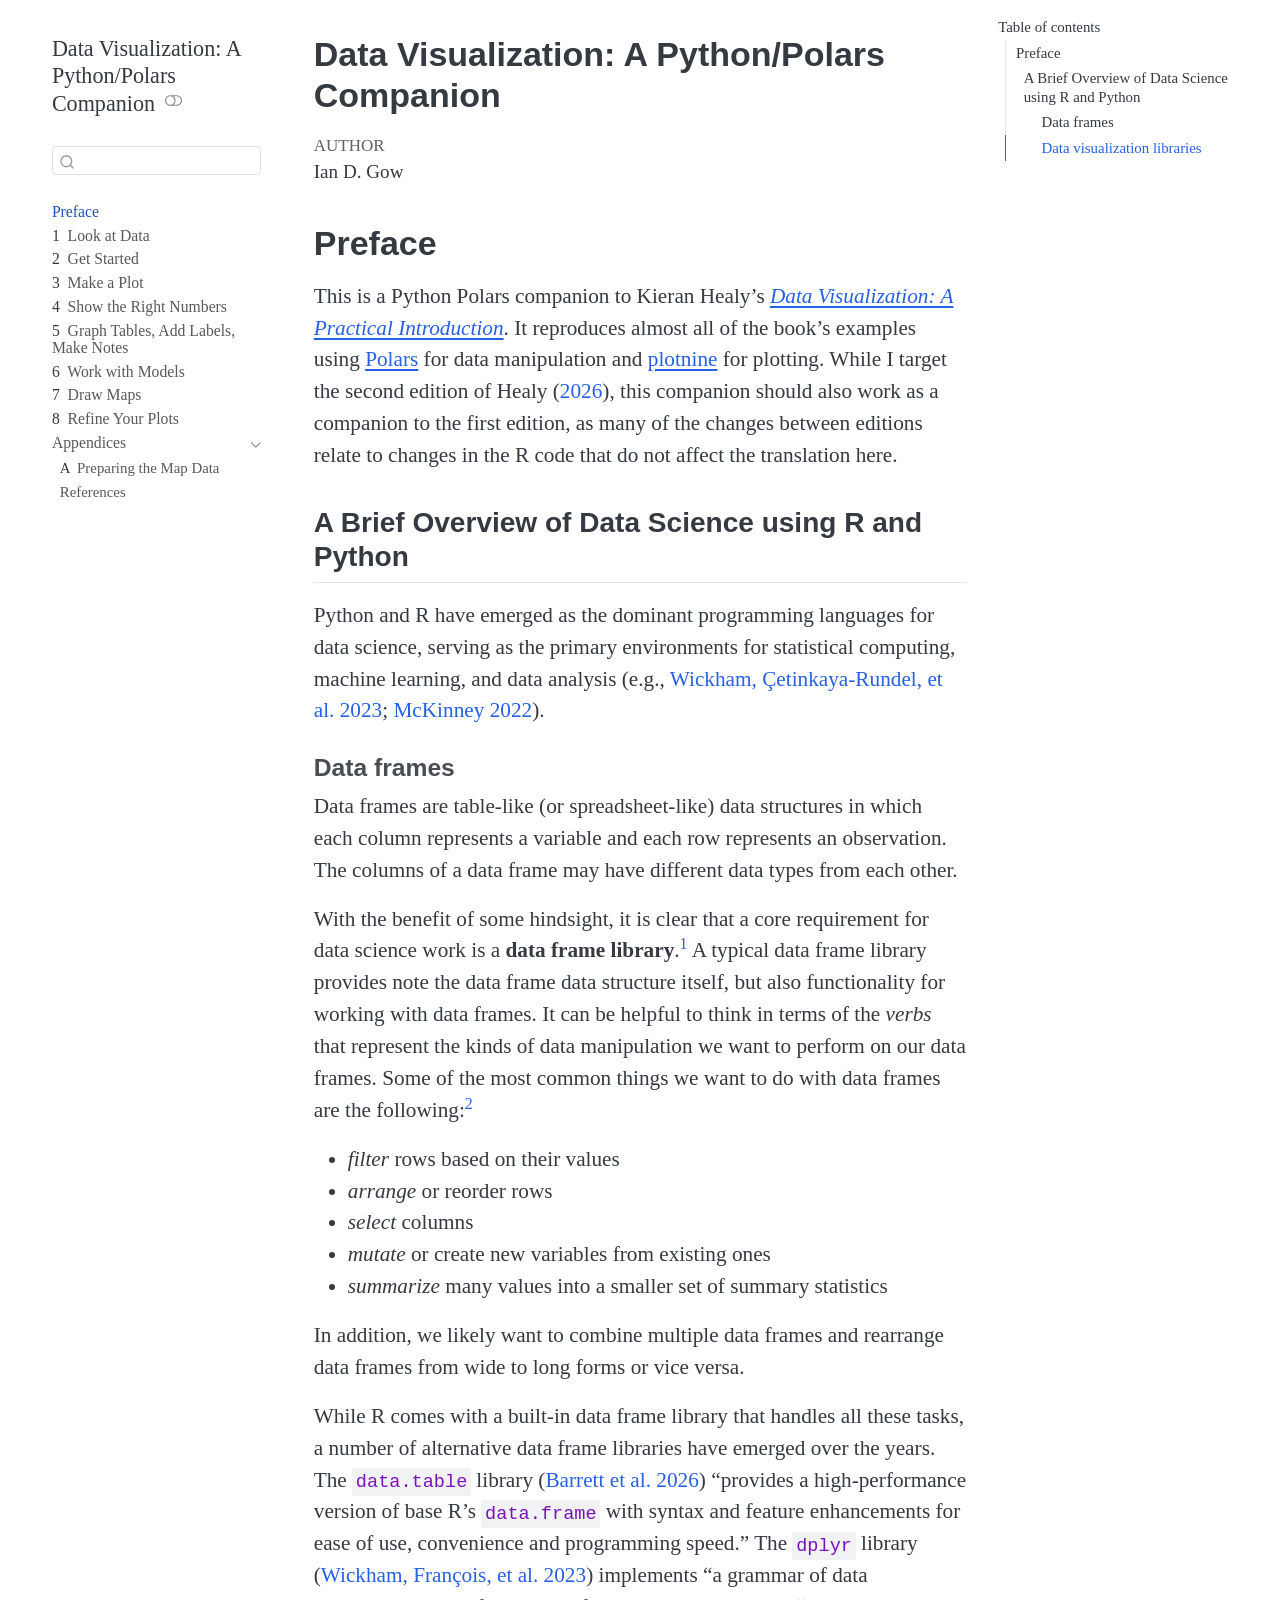
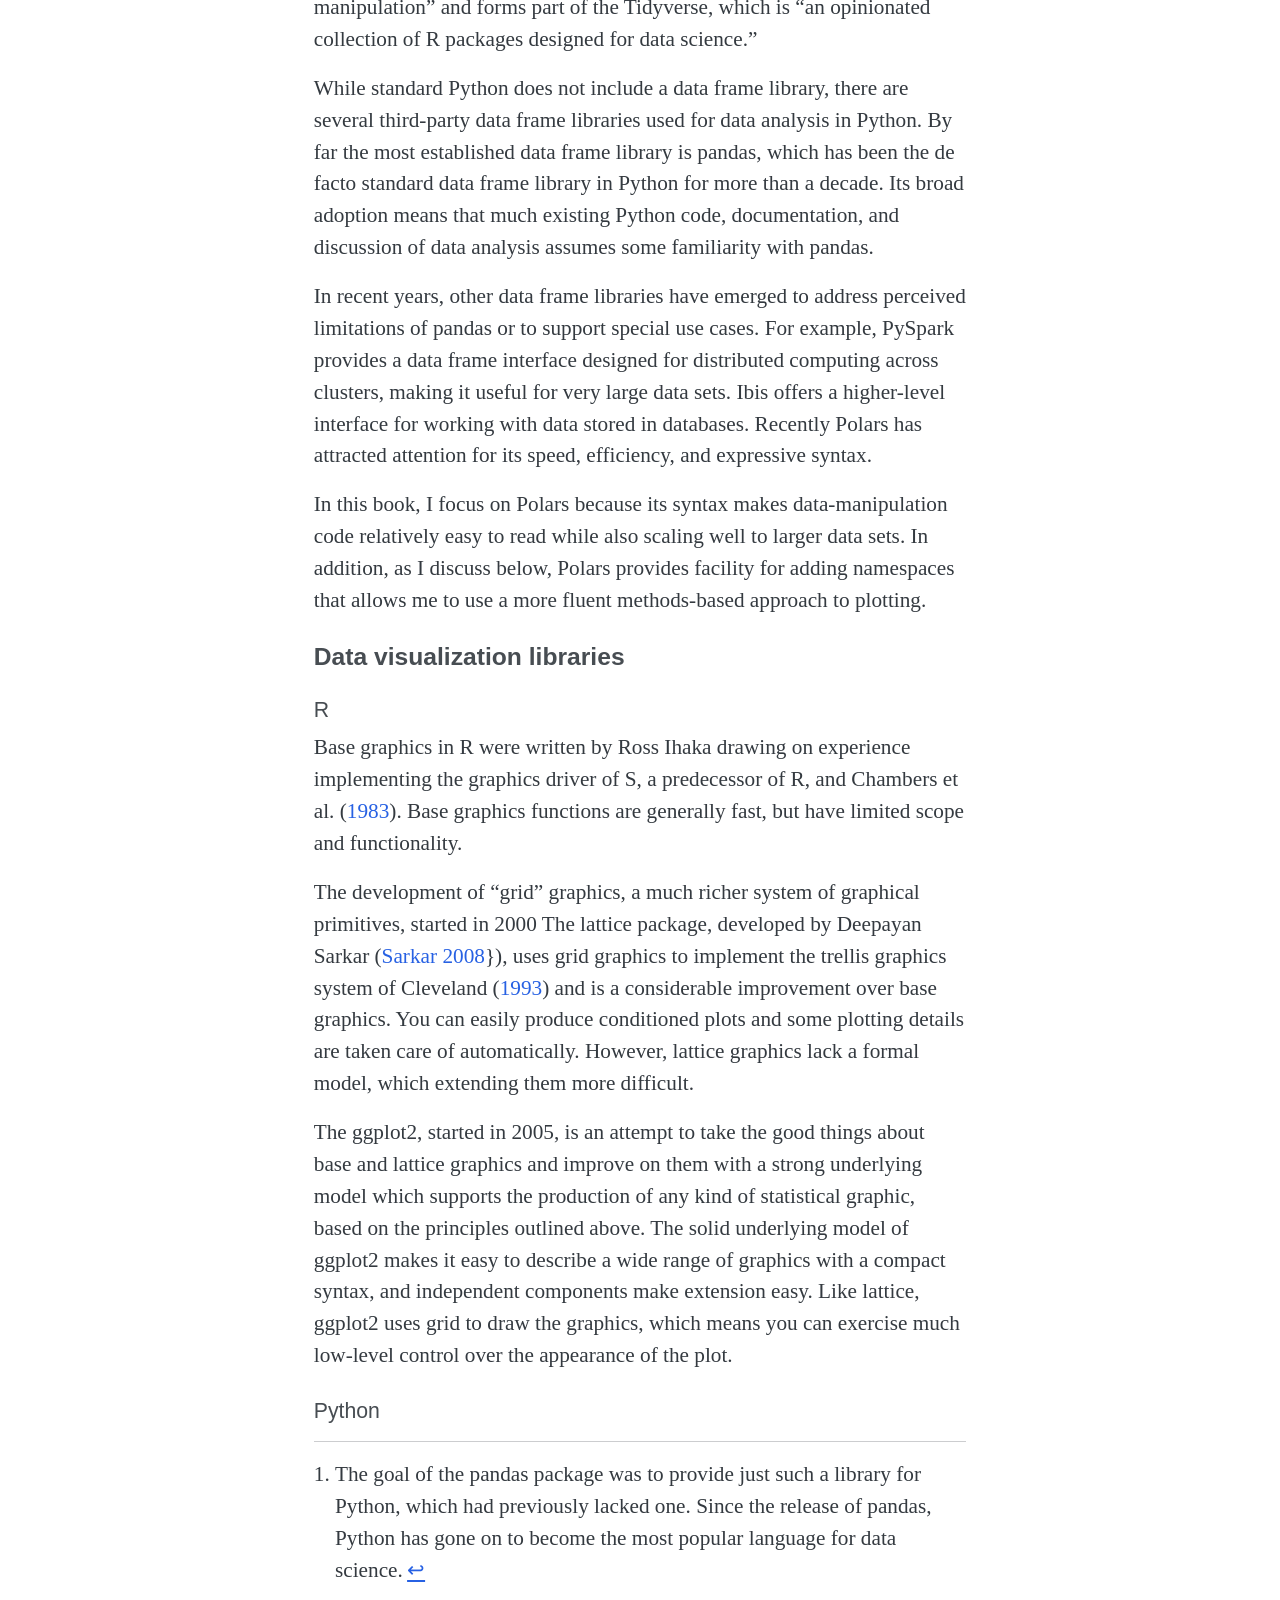
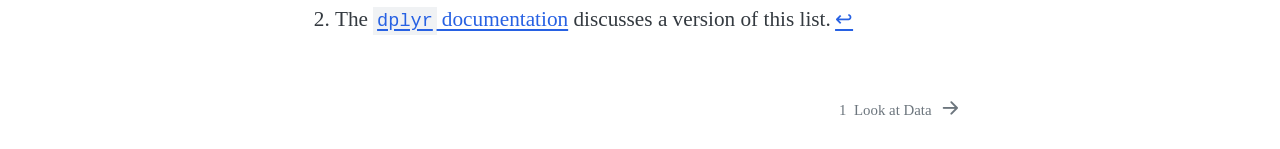
<file: index.html>
<!DOCTYPE html>
<html xmlns="http://www.w3.org/1999/xhtml" lang="en" xml:lang="en"><head>

<meta charset="utf-8">
<meta name="generator" content="quarto-1.9.36">

<meta name="viewport" content="width=device-width, initial-scale=1.0, user-scalable=yes">

<meta name="author" content="Ian D. Gow">

<title>Data Visualization: A Python/Polars Companion</title>
<style>
/* Default styles provided by pandoc.
** See https://pandoc.org/MANUAL.html#variables-for-html for config info.
*/
code{white-space: pre-wrap;}
span.smallcaps{font-variant: small-caps;}
div.columns{display: flex; gap: min(4vw, 1.5em);}
div.column{flex: auto; overflow-x: auto;}
div.hanging-indent{margin-left: 1.5em; text-indent: -1.5em;}
ul.task-list{list-style: none;}
ul.task-list li input[type="checkbox"] {
  width: 0.8em;
  margin: 0 0.8em 0.2em -1em; /* quarto-specific, see https://github.com/quarto-dev/quarto-cli/issues/4556 */ 
  vertical-align: middle;
}
/* CSS for citations */
div.csl-bib-body { }
div.csl-entry {
  clear: both;
}
.hanging-indent div.csl-entry {
  margin-left:2em;
  text-indent:-2em;
}
div.csl-left-margin {
  min-width:2em;
  float:left;
}
div.csl-right-inline {
  margin-left:2em;
  padding-left:1em;
}
div.csl-indent {
  margin-left: 2em;
}</style>


<script src="site_libs/quarto-nav/quarto-nav.js"></script>
<script src="site_libs/quarto-nav/headroom.min.js"></script>
<script src="site_libs/clipboard/clipboard.min.js"></script>
<script src="site_libs/quarto-search/autocomplete.umd.js"></script>
<script src="site_libs/quarto-search/fuse.min.js"></script>
<script src="site_libs/quarto-search/quarto-search.js"></script>
<meta name="quarto:offset" content="./">
<link href="./01-look-at-data.html" rel="next">
<script src="site_libs/quarto-html/quarto.js" type="module"></script>
<script src="site_libs/quarto-html/tabsets/tabsets.js" type="module"></script>
<script src="site_libs/quarto-html/popper.min.js"></script>
<script src="site_libs/quarto-html/tippy.umd.min.js"></script>
<script src="site_libs/quarto-html/anchor.min.js"></script>
<link href="site_libs/quarto-html/tippy.css" rel="stylesheet">
<link href="site_libs/quarto-html/quarto-syntax-highlighting-845c23b38eaddc0f92fda52bfe77a8c8.css" rel="stylesheet" class="quarto-color-scheme" id="quarto-text-highlighting-styles">
<link href="site_libs/quarto-html/quarto-syntax-highlighting-dark-f418161beb48e0141c760e455f12af2c.css" rel="stylesheet" class="quarto-color-scheme quarto-color-alternate" id="quarto-text-highlighting-styles">
<link href="site_libs/quarto-html/quarto-syntax-highlighting-845c23b38eaddc0f92fda52bfe77a8c8.css" rel="stylesheet" class="quarto-color-scheme-extra" id="quarto-text-highlighting-styles">
<script src="site_libs/bootstrap/bootstrap.min.js"></script>
<link href="site_libs/bootstrap/bootstrap-icons.css" rel="stylesheet">
<link href="site_libs/bootstrap/bootstrap-c0f9e757bd1bbe5faf3da83a888945c0.min.css" rel="stylesheet" append-hash="true" class="quarto-color-scheme" id="quarto-bootstrap" data-mode="light">
<link href="site_libs/bootstrap/bootstrap-dark-91459808351f4a5e66f61f3cc0ad5ca1.min.css" rel="stylesheet" append-hash="true" class="quarto-color-scheme quarto-color-alternate" id="quarto-bootstrap" data-mode="dark">
<link href="site_libs/bootstrap/bootstrap-c0f9e757bd1bbe5faf3da83a888945c0.min.css" rel="stylesheet" append-hash="true" class="quarto-color-scheme-extra" id="quarto-bootstrap" data-mode="light">
<script id="quarto-search-options" type="application/json">{
  "location": "sidebar",
  "copy-button": false,
  "collapse-after": 3,
  "panel-placement": "start",
  "type": "textbox",
  "limit": 50,
  "keyboard-shortcut": [
    "f",
    "/",
    "s"
  ],
  "show-item-context": false,
  "language": {
    "search-no-results-text": "No results",
    "search-matching-documents-text": "matching documents",
    "search-copy-link-title": "Copy link to search",
    "search-hide-matches-text": "Hide additional matches",
    "search-more-match-text": "more match in this document",
    "search-more-matches-text": "more matches in this document",
    "search-clear-button-title": "Clear",
    "search-text-placeholder": "",
    "search-detached-cancel-button-title": "Cancel",
    "search-submit-button-title": "Submit",
    "search-label": "Search"
  }
}</script>


<link rel="stylesheet" href="custom.css">
</head>

<body class="nav-sidebar floating quarto-light"><script id="quarto-html-before-body" type="application/javascript">
    const toggleBodyColorMode = (bsSheetEl) => {
      const mode = bsSheetEl.getAttribute("data-mode");
      const bodyEl = window.document.querySelector("body");
      if (mode === "dark") {
        bodyEl.classList.add("quarto-dark");
        bodyEl.classList.remove("quarto-light");
      } else {
        bodyEl.classList.add("quarto-light");
        bodyEl.classList.remove("quarto-dark");
      }
    }
    const toggleBodyColorPrimary = () => {
      const bsSheetEl = window.document.querySelector("link#quarto-bootstrap:not([rel=disabled-stylesheet])");
      if (bsSheetEl) {
        toggleBodyColorMode(bsSheetEl);
      }
    }
    const setColorSchemeToggle = (alternate) => {
      const toggles = window.document.querySelectorAll('.quarto-color-scheme-toggle');
      for (let i=0; i < toggles.length; i++) {
        const toggle = toggles[i];
        if (toggle) {
          if (alternate) {
            toggle.classList.add("alternate");
          } else {
            toggle.classList.remove("alternate");
          }
        }
      }
    };
    const toggleColorMode = (alternate) => {
      // Switch the stylesheets
      const primaryStylesheets = window.document.querySelectorAll('link.quarto-color-scheme:not(.quarto-color-alternate)');
      const alternateStylesheets = window.document.querySelectorAll('link.quarto-color-scheme.quarto-color-alternate');
      manageTransitions('#quarto-margin-sidebar .nav-link', false);
      if (alternate) {
        // note: dark is layered on light, we don't disable primary!
        enableStylesheet(alternateStylesheets);
        for (const sheetNode of alternateStylesheets) {
          if (sheetNode.id === "quarto-bootstrap") {
            toggleBodyColorMode(sheetNode);
          }
        }
      } else {
        disableStylesheet(alternateStylesheets);
        enableStylesheet(primaryStylesheets)
        toggleBodyColorPrimary();
      }
      manageTransitions('#quarto-margin-sidebar .nav-link', true);
      // Switch the toggles
      setColorSchemeToggle(alternate)
      // Hack to workaround the fact that safari doesn't
      // properly recolor the scrollbar when toggling (#1455)
      if (navigator.userAgent.indexOf('Safari') > 0 && navigator.userAgent.indexOf('Chrome') == -1) {
        manageTransitions("body", false);
        window.scrollTo(0, 1);
        setTimeout(() => {
          window.scrollTo(0, 0);
          manageTransitions("body", true);
        }, 40);
      }
    }
    const disableStylesheet = (stylesheets) => {
      for (let i=0; i < stylesheets.length; i++) {
        const stylesheet = stylesheets[i];
        stylesheet.rel = 'disabled-stylesheet';
      }
    }
    const enableStylesheet = (stylesheets) => {
      for (let i=0; i < stylesheets.length; i++) {
        const stylesheet = stylesheets[i];
        if(stylesheet.rel !== 'stylesheet') { // for Chrome, which will still FOUC without this check
          stylesheet.rel = 'stylesheet';
        }
      }
    }
    const manageTransitions = (selector, allowTransitions) => {
      const els = window.document.querySelectorAll(selector);
      for (let i=0; i < els.length; i++) {
        const el = els[i];
        if (allowTransitions) {
          el.classList.remove('notransition');
        } else {
          el.classList.add('notransition');
        }
      }
    }
    const isFileUrl = () => {
      return window.location.protocol === 'file:';
    }
    const hasAlternateSentinel = () => {
      let styleSentinel = getColorSchemeSentinel();
      if (styleSentinel !== null) {
        return styleSentinel === "alternate";
      } else {
        return false;
      }
    }
    const setStyleSentinel = (alternate) => {
      const value = alternate ? "alternate" : "default";
      if (!isFileUrl()) {
        window.localStorage.setItem("quarto-color-scheme", value);
      } else {
        localAlternateSentinel = value;
      }
    }
    const getColorSchemeSentinel = () => {
      if (!isFileUrl()) {
        const storageValue = window.localStorage.getItem("quarto-color-scheme");
        return storageValue != null ? storageValue : localAlternateSentinel;
      } else {
        return localAlternateSentinel;
      }
    }
    const toggleGiscusIfUsed = (isAlternate, darkModeDefault) => {
      const baseTheme = document.querySelector('#giscus-base-theme')?.value ?? 'light';
      const alternateTheme = document.querySelector('#giscus-alt-theme')?.value ?? 'dark';
      let newTheme = '';
      if(authorPrefersDark) {
        newTheme = isAlternate ? baseTheme : alternateTheme;
      } else {
        newTheme = isAlternate ? alternateTheme : baseTheme;
      }
      const changeGiscusTheme = () => {
        // From: https://github.com/giscus/giscus/issues/336
        const sendMessage = (message) => {
          const iframe = document.querySelector('iframe.giscus-frame');
          if (!iframe) return;
          iframe.contentWindow.postMessage({ giscus: message }, 'https://giscus.app');
        }
        sendMessage({
          setConfig: {
            theme: newTheme
          }
        });
      }
      const isGiscussLoaded = window.document.querySelector('iframe.giscus-frame') !== null;
      if (isGiscussLoaded) {
        changeGiscusTheme();
      }
    };
    const authorPrefersDark = false;
    const queryPrefersDark = window.matchMedia('(prefers-color-scheme: dark)');
    const darkModeDefault = queryPrefersDark.matches;
      document.querySelector('link#quarto-text-highlighting-styles.quarto-color-scheme-extra').rel = 'disabled-stylesheet';
      document.querySelector('link#quarto-bootstrap.quarto-color-scheme-extra').rel = 'disabled-stylesheet';
    let localAlternateSentinel = darkModeDefault ? 'alternate' : 'default';
    // Dark / light mode switch
    window.quartoToggleColorScheme = () => {
      // Read the current dark / light value
      let toAlternate = !hasAlternateSentinel();
      toggleColorMode(toAlternate);
      setStyleSentinel(toAlternate);
      toggleGiscusIfUsed(toAlternate, darkModeDefault);
      window.dispatchEvent(new Event('resize'));
    };
    queryPrefersDark.addEventListener("change", e => {
      if(window.localStorage.getItem("quarto-color-scheme") !== null)
        return;
      const alternate = e.matches
      toggleColorMode(alternate);
      localAlternateSentinel = e.matches ? 'alternate' : 'default'; // this is used alongside local storage!
      toggleGiscusIfUsed(alternate, darkModeDefault);
    });
    // Switch to dark mode if need be
    if (hasAlternateSentinel()) {
      toggleColorMode(true);
    } else {
      toggleColorMode(false);
    }
  </script>

<div id="quarto-search-results"></div>
  <header id="quarto-header" class="headroom fixed-top">
  <nav class="quarto-secondary-nav">
    <div class="container-fluid d-flex">
      <button type="button" class="quarto-btn-toggle btn" data-bs-toggle="collapse" role="button" data-bs-target=".quarto-sidebar-collapse-item" aria-controls="quarto-sidebar" aria-expanded="false" aria-label="Toggle sidebar navigation" onclick="if (window.quartoToggleHeadroom) { window.quartoToggleHeadroom(); }">
        <i class="bi bi-layout-text-sidebar-reverse"></i>
      </button>
        <nav class="quarto-page-breadcrumbs" aria-label="breadcrumb"><ol class="breadcrumb"><li class="breadcrumb-item"><a href="./index.html">Preface</a></li></ol></nav>
        <a class="flex-grow-1" role="navigation" data-bs-toggle="collapse" data-bs-target=".quarto-sidebar-collapse-item" aria-controls="quarto-sidebar" aria-expanded="false" aria-label="Toggle sidebar navigation" onclick="if (window.quartoToggleHeadroom) { window.quartoToggleHeadroom(); }">      
        </a>
      <button type="button" class="btn quarto-search-button" aria-label="Search" onclick="window.quartoOpenSearch();">
        <i class="bi bi-search"></i>
      </button>
    </div>
  </nav>
</header>
<!-- content -->
<div id="quarto-content" class="quarto-container page-columns page-rows-contents page-layout-article">
<!-- sidebar -->
  <nav id="quarto-sidebar" class="sidebar collapse collapse-horizontal quarto-sidebar-collapse-item sidebar-navigation floating overflow-auto">
    <div class="pt-lg-2 mt-2 text-left sidebar-header">
    <div class="sidebar-title mb-0 py-0">
      <a href="./">Data Visualization: A Python/Polars Companion</a> 
        <div class="sidebar-tools-main">
  <a href="" class="quarto-color-scheme-toggle quarto-navigation-tool  px-1" onclick="window.quartoToggleColorScheme(); return false;" title="Toggle dark mode"><i class="bi"></i></a>
</div>
    </div>
      </div>
        <div class="mt-2 flex-shrink-0 align-items-center">
        <div class="sidebar-search">
        <div id="quarto-search" class="" title="Search"></div>
        </div>
        </div>
    <div class="sidebar-menu-container"> 
    <ul class="list-unstyled mt-1">
        <li class="sidebar-item">
  <div class="sidebar-item-container"> 
  <a href="./index.html" class="sidebar-item-text sidebar-link active">
 <span class="menu-text">Preface</span></a>
  </div>
</li>
        <li class="sidebar-item">
  <div class="sidebar-item-container"> 
  <a href="./01-look-at-data.html" class="sidebar-item-text sidebar-link">
 <span class="menu-text"><span class="chapter-number">1</span>&nbsp; <span class="chapter-title">Look at Data</span></span></a>
  </div>
</li>
        <li class="sidebar-item">
  <div class="sidebar-item-container"> 
  <a href="./02-intro.html" class="sidebar-item-text sidebar-link">
 <span class="menu-text"><span class="chapter-number">2</span>&nbsp; <span class="chapter-title">Get Started</span></span></a>
  </div>
</li>
        <li class="sidebar-item">
  <div class="sidebar-item-container"> 
  <a href="./03-ggplot-basics.html" class="sidebar-item-text sidebar-link">
 <span class="menu-text"><span class="chapter-number">3</span>&nbsp; <span class="chapter-title">Make a Plot</span></span></a>
  </div>
</li>
        <li class="sidebar-item">
  <div class="sidebar-item-container"> 
  <a href="./04-group-facet-transform.html" class="sidebar-item-text sidebar-link">
 <span class="menu-text"><span class="chapter-number">4</span>&nbsp; <span class="chapter-title">Show the Right Numbers</span></span></a>
  </div>
</li>
        <li class="sidebar-item">
  <div class="sidebar-item-container"> 
  <a href="./05-more-on-geoms.html" class="sidebar-item-text sidebar-link">
 <span class="menu-text"><span class="chapter-number">5</span>&nbsp; <span class="chapter-title">Graph Tables, Add Labels, Make Notes</span></span></a>
  </div>
</li>
        <li class="sidebar-item">
  <div class="sidebar-item-container"> 
  <a href="./06-modeling.html" class="sidebar-item-text sidebar-link">
 <span class="menu-text"><span class="chapter-number">6</span>&nbsp; <span class="chapter-title">Work with Models</span></span></a>
  </div>
</li>
        <li class="sidebar-item">
  <div class="sidebar-item-container"> 
  <a href="./07-maps.html" class="sidebar-item-text sidebar-link">
 <span class="menu-text"><span class="chapter-number">7</span>&nbsp; <span class="chapter-title">Draw Maps</span></span></a>
  </div>
</li>
        <li class="sidebar-item">
  <div class="sidebar-item-container"> 
  <a href="./08-polishing.html" class="sidebar-item-text sidebar-link">
 <span class="menu-text"><span class="chapter-number">8</span>&nbsp; <span class="chapter-title">Refine Your Plots</span></span></a>
  </div>
</li>
        <li class="sidebar-item sidebar-item-section">
      <div class="sidebar-item-container"> 
            <a class="sidebar-item-text sidebar-link text-start" data-bs-toggle="collapse" data-bs-target="#quarto-sidebar-section-1" role="navigation" aria-expanded="true">
 <span class="menu-text">Appendices</span></a>
          <a class="sidebar-item-toggle text-start" data-bs-toggle="collapse" data-bs-target="#quarto-sidebar-section-1" role="navigation" aria-expanded="true" aria-label="Toggle section">
            <i class="bi bi-chevron-right ms-2"></i>
          </a> 
      </div>
      <ul id="quarto-sidebar-section-1" class="collapse list-unstyled sidebar-section depth1 show">  
          <li class="sidebar-item">
  <div class="sidebar-item-container"> 
  <a href="./appendix-map-data.html" class="sidebar-item-text sidebar-link">
 <span class="menu-text"><span class="chapter-number">A</span>&nbsp; <span class="chapter-title">Preparing the Map Data</span></span></a>
  </div>
</li>
          <li class="sidebar-item">
  <div class="sidebar-item-container"> 
  <a href="./references.html" class="sidebar-item-text sidebar-link">
 <span class="menu-text">References</span></a>
  </div>
</li>
      </ul>
  </li>
    </ul>
    </div>
</nav>
<div id="quarto-sidebar-glass" class="quarto-sidebar-collapse-item" data-bs-toggle="collapse" data-bs-target=".quarto-sidebar-collapse-item"></div>
<!-- margin-sidebar -->
    <div id="quarto-margin-sidebar" class="sidebar margin-sidebar">
        <nav id="TOC" role="doc-toc" class="toc-active">
    <h2 id="toc-title">Table of contents</h2>
   
  <ul>
  <li><a href="#preface" id="toc-preface" class="nav-link active" data-scroll-target="#preface">Preface</a>
  <ul class="collapse">
  <li><a href="#a-brief-overview-of-data-science-using-r-and-python" id="toc-a-brief-overview-of-data-science-using-r-and-python" class="nav-link" data-scroll-target="#a-brief-overview-of-data-science-using-r-and-python">A Brief Overview of Data Science using R and Python</a>
  <ul class="collapse">
  <li><a href="#data-frames" id="toc-data-frames" class="nav-link" data-scroll-target="#data-frames">Data frames</a></li>
  <li><a href="#data-visualization-libraries" id="toc-data-visualization-libraries" class="nav-link" data-scroll-target="#data-visualization-libraries">Data visualization libraries</a></li>
  </ul></li>
  </ul></li>
  </ul>
</nav>
    </div>
<!-- main -->
<main class="content" id="quarto-document-content">


<header id="title-block-header" class="quarto-title-block default">
<div class="quarto-title">
<h1 class="title">Data Visualization: A Python/Polars Companion</h1>
</div>



<div class="quarto-title-meta">

    <div>
    <div class="quarto-title-meta-heading">Author</div>
    <div class="quarto-title-meta-contents">
             <p>Ian D. Gow </p>
          </div>
  </div>
    
  
    
  </div>
  


</header>


<section id="preface" class="level1 unnumbered">
<h1 class="unnumbered">Preface</h1>
<p>This is a Python Polars companion to Kieran Healy’s <a href="https://socviz.co"><em>Data Visualization: A Practical Introduction</em></a>. It reproduces almost all of the book’s examples using <a href="https://pola.rs">Polars</a> for data manipulation and <a href="https://plotnine.org">plotnine</a> for plotting. While I target the second edition of <span class="citation" data-cites="Healy2026">Healy (<a href="references.html#ref-Healy2026" role="doc-biblioref">2026</a>)</span>, this companion should also work as a companion to the first edition, as many of the changes between editions relate to changes in the R code that do not affect the translation here.</p>
<section id="a-brief-overview-of-data-science-using-r-and-python" class="level2">
<h2 class="anchored" data-anchor-id="a-brief-overview-of-data-science-using-r-and-python">A Brief Overview of Data Science using R and Python</h2>
<p>Python and R have emerged as the dominant programming languages for data science, serving as the primary environments for statistical computing, machine learning, and data analysis <span class="citation" data-cites="wickham2023r mckinney2022python">(e.g., <a href="references.html#ref-wickham2023r" role="doc-biblioref">Wickham, Çetinkaya-Rundel, et al. 2023</a>; <a href="references.html#ref-mckinney2022python" role="doc-biblioref">McKinney 2022</a>)</span>.</p>
<section id="data-frames" class="level3">
<h3 class="anchored" data-anchor-id="data-frames">Data frames</h3>
<p>Data frames are table-like (or spreadsheet-like) data structures in which each column represents a variable and each row represents an observation. The columns of a data frame may have different data types from each other.</p>
<p>With the benefit of some hindsight, it is clear that a core requirement for data science work is a <strong>data frame library</strong>.<a href="#fn1" class="footnote-ref" id="fnref1" role="doc-noteref"><sup>1</sup></a> A typical data frame library provides note the data frame data structure itself, but also functionality for working with data frames. It can be helpful to think in terms of the <em>verbs</em> that represent the kinds of data manipulation we want to perform on our data frames. Some of the most common things we want to do with data frames are the following:<a href="#fn2" class="footnote-ref" id="fnref2" role="doc-noteref"><sup>2</sup></a></p>
<ul>
<li><em>filter</em> rows based on their values</li>
<li><em>arrange</em> or reorder rows</li>
<li><em>select</em> columns</li>
<li><em>mutate</em> or create new variables from existing ones</li>
<li><em>summarize</em> many values into a smaller set of summary statistics</li>
</ul>
<p>In addition, we likely want to combine multiple data frames and rearrange data frames from wide to long forms or vice versa.</p>
<p>While R comes with a built-in data frame library that handles all these tasks, a number of alternative data frame libraries have emerged over the years. The <code>data.table</code> library <span class="citation" data-cites="datatable">(<a href="references.html#ref-datatable" role="doc-biblioref">Barrett et al. 2026</a>)</span> “provides a high-performance version of base R’s <code>data.frame</code> with syntax and feature enhancements for ease of use, convenience and programming speed.” The <code>dplyr</code> library <span class="citation" data-cites="dplyr">(<a href="references.html#ref-dplyr" role="doc-biblioref">Wickham, François, et al. 2023</a>)</span> implements “a grammar of data manipulation” and forms part of the Tidyverse, which is “an opinionated collection of R packages designed for data science.”</p>
<p>While standard Python does not include a data frame library, there are several third-party data frame libraries used for data analysis in Python. By far the most established data frame library is pandas, which has been the de facto standard data frame library in Python for more than a decade. Its broad adoption means that much existing Python code, documentation, and discussion of data analysis assumes some familiarity with pandas.</p>
<p>In recent years, other data frame libraries have emerged to address perceived limitations of pandas or to support special use cases. For example, PySpark provides a data frame interface designed for distributed computing across clusters, making it useful for very large data sets. Ibis offers a higher-level interface for working with data stored in databases. Recently Polars has attracted attention for its speed, efficiency, and expressive syntax.</p>
<p>In this book, I focus on Polars because its syntax makes data-manipulation code relatively easy to read while also scaling well to larger data sets. In addition, as I discuss below, Polars provides facility for adding namespaces that allows me to use a more fluent methods-based approach to plotting.</p>
</section>
<section id="data-visualization-libraries" class="level3">
<h3 class="anchored" data-anchor-id="data-visualization-libraries">Data visualization libraries</h3>
<section id="r" class="level4">
<h4 class="anchored" data-anchor-id="r">R</h4>
<p>Base graphics in R were written by Ross Ihaka drawing on experience implementing the graphics driver of S, a predecessor of R, and <span class="citation" data-cites="chambers1983graphical">Chambers et al. (<a href="references.html#ref-chambers1983graphical" role="doc-biblioref">1983</a>)</span>. Base graphics functions are generally fast, but have limited scope and functionality.</p>
<p>The development of “grid” graphics, a much richer system of graphical primitives, started in 2000 The lattice package, developed by Deepayan Sarkar <span class="citation" data-cites="sarkar2008lattice">(<a href="references.html#ref-sarkar2008lattice" role="doc-biblioref">Sarkar 2008</a>})</span>, uses grid graphics to implement the trellis graphics system of <span class="citation" data-cites="cleveland1993visualizing">Cleveland (<a href="references.html#ref-cleveland1993visualizing" role="doc-biblioref">1993</a>)</span> and is a considerable improvement over base graphics. You can easily produce conditioned plots and some plotting details are taken care of automatically. However, lattice graphics lack a formal model, which extending them more difficult.</p>
<p>The ggplot2, started in 2005, is an attempt to take the good things about base and lattice graphics and improve on them with a strong underlying model which supports the production of any kind of statistical graphic, based on the principles outlined above. The solid underlying model of ggplot2 makes it easy to describe a wide range of graphics with a compact syntax, and independent components make extension easy. Like lattice, ggplot2 uses grid to draw the graphics, which means you can exercise much low-level control over the appearance of the plot.</p>
</section>
<section id="python" class="level4">
<h4 class="anchored" data-anchor-id="python">Python</h4>


<div id="refs" class="references csl-bib-body hanging-indent" role="list" style="display: none">
<div id="ref-datatable" class="csl-entry" role="listitem">
Barrett, Tyson, Matt Dowle, Arun Srinivasan, et al. 2026. <em>Data.table: Extension of ‘Data.frame‘</em>. <a href="https://doi.org/10.32614/CRAN.package.data.table">https://doi.org/10.32614/CRAN.package.data.table</a>.
</div>
<div id="ref-chambers1983graphical" class="csl-entry" role="listitem">
Chambers, John, William Cleveland, Beat Kleiner, and Paul Tukey. 1983. <em>Graphical Methods for Data Analysis</em>. Wadsworth. <a href="https://doi.org/10.1201/9781351072304">https://doi.org/10.1201/9781351072304</a>.
</div>
<div id="ref-cleveland1993visualizing" class="csl-entry" role="listitem">
Cleveland, William. 1993. <em>Visualizing Data</em>. Hobart Press.
</div>
<div id="ref-Healy2026" class="csl-entry" role="listitem">
Healy, Kieran. 2026. <em>Data Visualization: A Practical Introduction</em>. 2nd ed. Princeton University Press. <a href="https://socviz.co/">https://socviz.co/</a>.
</div>
<div id="ref-mckinney2022python" class="csl-entry" role="listitem">
McKinney, Wes. 2022. <em>Python for Data Analysis</em>. 3rd ed. O’Reilly Media.
</div>
<div id="ref-sarkar2008lattice" class="csl-entry" role="listitem">
Sarkar, Deepayan. 2008. <em>Lattice: Multivariate Data Visualization with r</em>. Springer. <a href="https://doi.org/10.1007/978-0-387-75969-2">https://doi.org/10.1007/978-0-387-75969-2</a>.
</div>
<div id="ref-wickham2023r" class="csl-entry" role="listitem">
Wickham, Hadley, Mine Çetinkaya-Rundel, and Garrett Grolemund. 2023. <em>R for Data Science</em>. 2nd ed. O’Reilly Media.
</div>
<div id="ref-dplyr" class="csl-entry" role="listitem">
Wickham, Hadley, Romain François, Lionel Henry, Kirill Müller, and Davis Vaughan. 2023. <em>Dplyr: A Grammar of Data Manipulation</em>. <a href="https://doi.org/10.32614/CRAN.package.dplyr">https://doi.org/10.32614/CRAN.package.dplyr</a>.
</div>
</div>
</section>
</section>
</section>
</section>
<section id="footnotes" class="footnotes footnotes-end-of-document" role="doc-endnotes">
<hr>
<ol>
<li id="fn1"><p>The goal of the pandas package was to provide just such a library for Python, which had previously lacked one. Since the release of pandas, Python has gone on to become the most popular language for data science.<a href="#fnref1" class="footnote-back" role="doc-backlink">↩︎</a></p></li>
<li id="fn2"><p>The <a href="https://dplyr.tidyverse.org"><code>dplyr</code> documentation</a> discusses a version of this list.<a href="#fnref2" class="footnote-back" role="doc-backlink">↩︎</a></p></li>
</ol>
</section>

</main> <!-- /main -->
<script id="quarto-html-after-body" type="application/javascript">
  window.document.addEventListener("DOMContentLoaded", function (event) {
    // Ensure there is a toggle, if there isn't float one in the top right
    if (window.document.querySelector('.quarto-color-scheme-toggle') === null) {
      const a = window.document.createElement('a');
      a.classList.add('top-right');
      a.classList.add('quarto-color-scheme-toggle');
      a.href = "";
      a.onclick = function() { try { window.quartoToggleColorScheme(); } catch {} return false; };
      const i = window.document.createElement("i");
      i.classList.add('bi');
      a.appendChild(i);
      window.document.body.appendChild(a);
    }
    setColorSchemeToggle(hasAlternateSentinel())
    const icon = "";
    const anchorJS = new window.AnchorJS();
    anchorJS.options = {
      placement: 'right',
      icon: icon
    };
    anchorJS.add('.anchored');
    const isCodeAnnotation = (el) => {
      for (const clz of el.classList) {
        if (clz.startsWith('code-annotation-')) {                     
          return true;
        }
      }
      return false;
    }
    const onCopySuccess = function(e) {
      // button target
      const button = e.trigger;
      // don't keep focus
      button.blur();
      // flash "checked"
      button.classList.add('code-copy-button-checked');
      var currentTitle = button.getAttribute("title");
      button.setAttribute("title", "Copied!");
      let tooltip;
      if (window.bootstrap) {
        button.setAttribute("data-bs-toggle", "tooltip");
        button.setAttribute("data-bs-placement", "left");
        button.setAttribute("data-bs-title", "Copied!");
        tooltip = new bootstrap.Tooltip(button, 
          { trigger: "manual", 
            customClass: "code-copy-button-tooltip",
            offset: [0, -8]});
        tooltip.show();    
      }
      setTimeout(function() {
        if (tooltip) {
          tooltip.hide();
          button.removeAttribute("data-bs-title");
          button.removeAttribute("data-bs-toggle");
          button.removeAttribute("data-bs-placement");
        }
        button.setAttribute("title", currentTitle);
        button.classList.remove('code-copy-button-checked');
      }, 1000);
      // clear code selection
      e.clearSelection();
    }
    const getTextToCopy = function(trigger) {
      const outerScaffold = trigger.parentElement.cloneNode(true);
      const codeEl = outerScaffold.querySelector('code');
      for (const childEl of codeEl.children) {
        if (isCodeAnnotation(childEl)) {
          childEl.remove();
        }
      }
      return codeEl.innerText;
    }
    const clipboard = new window.ClipboardJS('.code-copy-button:not([data-in-quarto-modal])', {
      text: getTextToCopy
    });
    clipboard.on('success', onCopySuccess);
    if (window.document.getElementById('quarto-embedded-source-code-modal')) {
      const clipboardModal = new window.ClipboardJS('.code-copy-button[data-in-quarto-modal]', {
        text: getTextToCopy,
        container: window.document.getElementById('quarto-embedded-source-code-modal')
      });
      clipboardModal.on('success', onCopySuccess);
    }
      var localhostRegex = new RegExp(/^(?:http|https):\/\/localhost\:?[0-9]*\//);
      var mailtoRegex = new RegExp(/^mailto:/);
        var filterRegex = new RegExp('/' + window.location.host + '/');
      var isInternal = (href) => {
          return filterRegex.test(href) || localhostRegex.test(href) || mailtoRegex.test(href);
      }
      // Inspect non-navigation links and adorn them if external
     var links = window.document.querySelectorAll('a[href]:not(.nav-link):not(.navbar-brand):not(.toc-action):not(.sidebar-link):not(.sidebar-item-toggle):not(.pagination-link):not(.no-external):not([aria-hidden]):not(.dropdown-item):not(.quarto-navigation-tool):not(.about-link)');
      for (var i=0; i<links.length; i++) {
        const link = links[i];
        if (!isInternal(link.href)) {
          // undo the damage that might have been done by quarto-nav.js in the case of
          // links that we want to consider external
          if (link.dataset.originalHref !== undefined) {
            link.href = link.dataset.originalHref;
          }
        }
      }
    function tippyHover(el, contentFn, onTriggerFn, onUntriggerFn) {
      const config = {
        allowHTML: true,
        maxWidth: 500,
        delay: 100,
        arrow: false,
        appendTo: function(el) {
            return el.parentElement;
        },
        interactive: true,
        interactiveBorder: 10,
        theme: 'quarto',
        placement: 'bottom-start',
      };
      if (contentFn) {
        config.content = contentFn;
      }
      if (onTriggerFn) {
        config.onTrigger = onTriggerFn;
      }
      if (onUntriggerFn) {
        config.onUntrigger = onUntriggerFn;
      }
      window.tippy(el, config); 
    }
    const noterefs = window.document.querySelectorAll('a[role="doc-noteref"]');
    for (var i=0; i<noterefs.length; i++) {
      const ref = noterefs[i];
      tippyHover(ref, function() {
        // use id or data attribute instead here
        let href = ref.getAttribute('data-footnote-href') || ref.getAttribute('href');
        try { href = new URL(href).hash; } catch {}
        const id = href.replace(/^#\/?/, "");
        const note = window.document.getElementById(id);
        if (note) {
          return note.innerHTML;
        } else {
          return "";
        }
      });
    }
    const xrefs = window.document.querySelectorAll('a.quarto-xref');
    const processXRef = (id, note) => {
      // Strip column container classes
      const stripColumnClz = (el) => {
        el.classList.remove("page-full", "page-columns");
        if (el.children) {
          for (const child of el.children) {
            stripColumnClz(child);
          }
        }
      }
      stripColumnClz(note)
      if (id === null || id.startsWith('sec-')) {
        // Special case sections, only their first couple elements
        const container = document.createElement("div");
        if (note.children && note.children.length > 2) {
          container.appendChild(note.children[0].cloneNode(true));
          for (let i = 1; i < note.children.length; i++) {
            const child = note.children[i];
            if (child.tagName === "P" && child.innerText === "") {
              continue;
            } else {
              container.appendChild(child.cloneNode(true));
              break;
            }
          }
          if (window.Quarto?.typesetMath) {
            window.Quarto.typesetMath(container);
          }
          return container.innerHTML
        } else {
          if (window.Quarto?.typesetMath) {
            window.Quarto.typesetMath(note);
          }
          return note.innerHTML;
        }
      } else {
        // Remove any anchor links if they are present
        const anchorLink = note.querySelector('a.anchorjs-link');
        if (anchorLink) {
          anchorLink.remove();
        }
        if (window.Quarto?.typesetMath) {
          window.Quarto.typesetMath(note);
        }
        if (note.classList.contains("callout")) {
          return note.outerHTML;
        } else {
          return note.innerHTML;
        }
      }
    }
    for (var i=0; i<xrefs.length; i++) {
      const xref = xrefs[i];
      tippyHover(xref, undefined, function(instance) {
        instance.disable();
        let url = xref.getAttribute('href');
        let hash = undefined; 
        if (url.startsWith('#')) {
          hash = url;
        } else {
          try { hash = new URL(url).hash; } catch {}
        }
        if (hash) {
          const id = hash.replace(/^#\/?/, "");
          const note = window.document.getElementById(id);
          if (note !== null) {
            try {
              const html = processXRef(id, note.cloneNode(true));
              instance.setContent(html);
            } finally {
              instance.enable();
              instance.show();
            }
          } else {
            // See if we can fetch this
            fetch(url.split('#')[0])
            .then(res => res.text())
            .then(html => {
              const parser = new DOMParser();
              const htmlDoc = parser.parseFromString(html, "text/html");
              const note = htmlDoc.getElementById(id);
              if (note !== null) {
                const html = processXRef(id, note);
                instance.setContent(html);
              } 
            }).finally(() => {
              instance.enable();
              instance.show();
            });
          }
        } else {
          // See if we can fetch a full url (with no hash to target)
          // This is a special case and we should probably do some content thinning / targeting
          fetch(url)
          .then(res => res.text())
          .then(html => {
            const parser = new DOMParser();
            const htmlDoc = parser.parseFromString(html, "text/html");
            const note = htmlDoc.querySelector('main.content');
            if (note !== null) {
              // This should only happen for chapter cross references
              // (since there is no id in the URL)
              // remove the first header
              if (note.children.length > 0 && note.children[0].tagName === "HEADER") {
                note.children[0].remove();
              }
              const html = processXRef(null, note);
              instance.setContent(html);
            } 
          }).finally(() => {
            instance.enable();
            instance.show();
          });
        }
      }, function(instance) {
      });
    }
        let selectedAnnoteEl;
        const selectorForAnnotation = ( cell, annotation) => {
          let cellAttr = 'data-code-cell="' + cell + '"';
          let lineAttr = 'data-code-annotation="' +  annotation + '"';
          const selector = 'span[' + cellAttr + '][' + lineAttr + ']';
          return selector;
        }
        const selectCodeLines = (annoteEl) => {
          const doc = window.document;
          const targetCell = annoteEl.getAttribute("data-target-cell");
          const targetAnnotation = annoteEl.getAttribute("data-target-annotation");
          const annoteSpan = window.document.querySelector(selectorForAnnotation(targetCell, targetAnnotation));
          const lines = annoteSpan.getAttribute("data-code-lines").split(",");
          const lineIds = lines.map((line) => {
            return targetCell + "-" + line;
          })
          let top = null;
          let height = null;
          let parent = null;
          if (lineIds.length > 0) {
              //compute the position of the single el (top and bottom and make a div)
              const el = window.document.getElementById(lineIds[0]);
              top = el.offsetTop;
              height = el.offsetHeight;
              parent = el.parentElement.parentElement;
            if (lineIds.length > 1) {
              const lastEl = window.document.getElementById(lineIds[lineIds.length - 1]);
              const bottom = lastEl.offsetTop + lastEl.offsetHeight;
              height = bottom - top;
            }
            if (top !== null && height !== null && parent !== null) {
              // cook up a div (if necessary) and position it 
              let div = window.document.getElementById("code-annotation-line-highlight");
              if (div === null) {
                div = window.document.createElement("div");
                div.setAttribute("id", "code-annotation-line-highlight");
                div.style.position = 'absolute';
                parent.appendChild(div);
              }
              div.style.top = top - 2 + "px";
              div.style.height = height + 4 + "px";
              div.style.left = 0;
              let gutterDiv = window.document.getElementById("code-annotation-line-highlight-gutter");
              if (gutterDiv === null) {
                gutterDiv = window.document.createElement("div");
                gutterDiv.setAttribute("id", "code-annotation-line-highlight-gutter");
                gutterDiv.style.position = 'absolute';
                const codeCell = window.document.getElementById(targetCell);
                const gutter = codeCell.querySelector('.code-annotation-gutter');
                gutter.appendChild(gutterDiv);
              }
              gutterDiv.style.top = top - 2 + "px";
              gutterDiv.style.height = height + 4 + "px";
            }
            selectedAnnoteEl = annoteEl;
          }
        };
        const unselectCodeLines = () => {
          const elementsIds = ["code-annotation-line-highlight", "code-annotation-line-highlight-gutter"];
          elementsIds.forEach((elId) => {
            const div = window.document.getElementById(elId);
            if (div) {
              div.remove();
            }
          });
          selectedAnnoteEl = undefined;
        };
          // Handle positioning of the toggle
      window.addEventListener(
        "resize",
        throttle(() => {
          elRect = undefined;
          if (selectedAnnoteEl) {
            selectCodeLines(selectedAnnoteEl);
          }
        }, 10)
      );
      function throttle(fn, ms) {
      let throttle = false;
      let timer;
        return (...args) => {
          if(!throttle) { // first call gets through
              fn.apply(this, args);
              throttle = true;
          } else { // all the others get throttled
              if(timer) clearTimeout(timer); // cancel #2
              timer = setTimeout(() => {
                fn.apply(this, args);
                timer = throttle = false;
              }, ms);
          }
        };
      }
        // Attach click handler to the DT
        const annoteDls = window.document.querySelectorAll('dt[data-target-cell]');
        for (const annoteDlNode of annoteDls) {
          annoteDlNode.addEventListener('click', (event) => {
            const clickedEl = event.target;
            if (clickedEl !== selectedAnnoteEl) {
              unselectCodeLines();
              const activeEl = window.document.querySelector('dt[data-target-cell].code-annotation-active');
              if (activeEl) {
                activeEl.classList.remove('code-annotation-active');
              }
              selectCodeLines(clickedEl);
              clickedEl.classList.add('code-annotation-active');
            } else {
              // Unselect the line
              unselectCodeLines();
              clickedEl.classList.remove('code-annotation-active');
            }
          });
        }
    const findCites = (el) => {
      const parentEl = el.parentElement;
      if (parentEl) {
        const cites = parentEl.dataset.cites;
        if (cites) {
          return {
            el,
            cites: cites.split(' ')
          };
        } else {
          return findCites(el.parentElement)
        }
      } else {
        return undefined;
      }
    };
    var bibliorefs = window.document.querySelectorAll('a[role="doc-biblioref"]');
    for (var i=0; i<bibliorefs.length; i++) {
      const ref = bibliorefs[i];
      const citeInfo = findCites(ref);
      if (citeInfo) {
        tippyHover(citeInfo.el, function() {
          var popup = window.document.createElement('div');
          citeInfo.cites.forEach(function(cite) {
            var citeDiv = window.document.createElement('div');
            citeDiv.classList.add('hanging-indent');
            citeDiv.classList.add('csl-entry');
            var biblioDiv = window.document.getElementById('ref-' + cite);
            if (biblioDiv) {
              citeDiv.innerHTML = biblioDiv.innerHTML;
            }
            popup.appendChild(citeDiv);
          });
          return popup.innerHTML;
        });
      }
    }
  });
  </script>
<nav class="page-navigation">
  <div class="nav-page nav-page-previous">
  </div>
  <div class="nav-page nav-page-next">
      <a href="./01-look-at-data.html" class="pagination-link" aria-label="Look at Data">
        <span class="nav-page-text"><span class="chapter-number">1</span>&nbsp; <span class="chapter-title">Look at Data</span></span> <i class="bi bi-arrow-right-short"></i>
      </a>
  </div>
</nav>
</div> <!-- /content -->




</body></html>
</file>
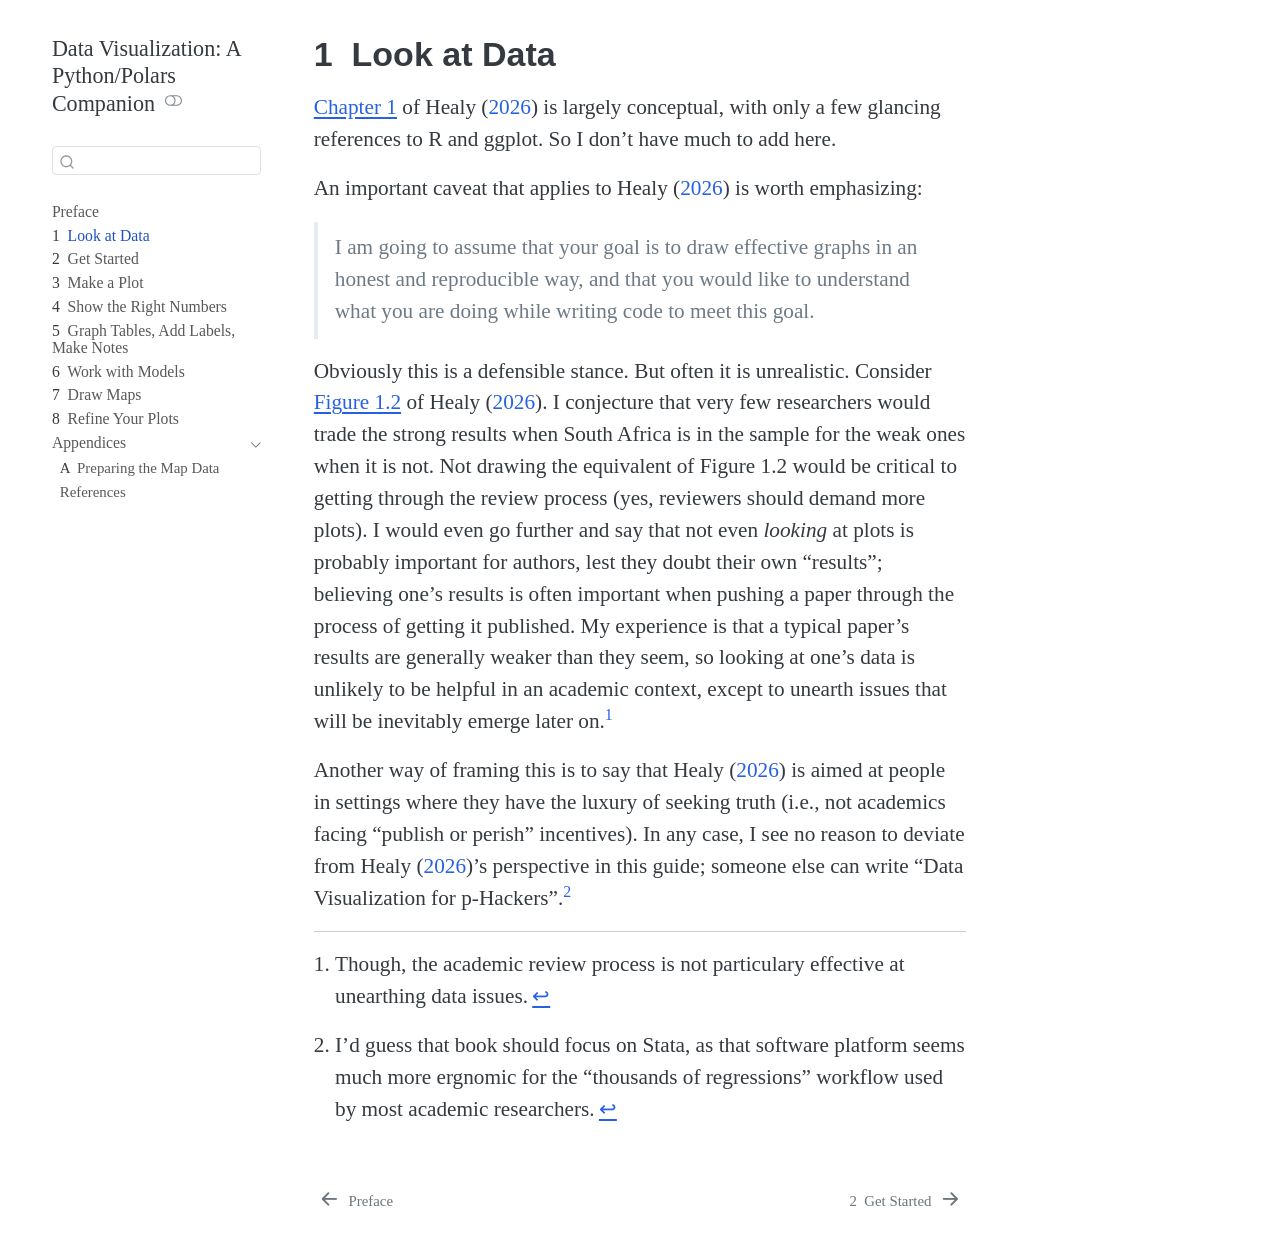
<file: 01-look-at-data.html>
<!DOCTYPE html>
<html xmlns="http://www.w3.org/1999/xhtml" lang="en" xml:lang="en"><head>

<meta charset="utf-8">
<meta name="generator" content="quarto-1.9.36">

<meta name="viewport" content="width=device-width, initial-scale=1.0, user-scalable=yes">


<title>1&nbsp; Look at Data – Data Visualization: A Python/Polars Companion</title>
<style>
/* Default styles provided by pandoc.
** See https://pandoc.org/MANUAL.html#variables-for-html for config info.
*/
code{white-space: pre-wrap;}
span.smallcaps{font-variant: small-caps;}
div.columns{display: flex; gap: min(4vw, 1.5em);}
div.column{flex: auto; overflow-x: auto;}
div.hanging-indent{margin-left: 1.5em; text-indent: -1.5em;}
ul.task-list{list-style: none;}
ul.task-list li input[type="checkbox"] {
  width: 0.8em;
  margin: 0 0.8em 0.2em -1em; /* quarto-specific, see https://github.com/quarto-dev/quarto-cli/issues/4556 */ 
  vertical-align: middle;
}
/* CSS for citations */
div.csl-bib-body { }
div.csl-entry {
  clear: both;
}
.hanging-indent div.csl-entry {
  margin-left:2em;
  text-indent:-2em;
}
div.csl-left-margin {
  min-width:2em;
  float:left;
}
div.csl-right-inline {
  margin-left:2em;
  padding-left:1em;
}
div.csl-indent {
  margin-left: 2em;
}</style>


<script src="site_libs/quarto-nav/quarto-nav.js"></script>
<script src="site_libs/quarto-nav/headroom.min.js"></script>
<script src="site_libs/clipboard/clipboard.min.js"></script>
<script src="site_libs/quarto-search/autocomplete.umd.js"></script>
<script src="site_libs/quarto-search/fuse.min.js"></script>
<script src="site_libs/quarto-search/quarto-search.js"></script>
<meta name="quarto:offset" content="./">
<link href="./02-intro.html" rel="next">
<link href="./index.html" rel="prev">
<script src="site_libs/quarto-html/quarto.js" type="module"></script>
<script src="site_libs/quarto-html/tabsets/tabsets.js" type="module"></script>
<script src="site_libs/quarto-html/popper.min.js"></script>
<script src="site_libs/quarto-html/tippy.umd.min.js"></script>
<script src="site_libs/quarto-html/anchor.min.js"></script>
<link href="site_libs/quarto-html/tippy.css" rel="stylesheet">
<link href="site_libs/quarto-html/quarto-syntax-highlighting-845c23b38eaddc0f92fda52bfe77a8c8.css" rel="stylesheet" class="quarto-color-scheme" id="quarto-text-highlighting-styles">
<link href="site_libs/quarto-html/quarto-syntax-highlighting-dark-f418161beb48e0141c760e455f12af2c.css" rel="stylesheet" class="quarto-color-scheme quarto-color-alternate" id="quarto-text-highlighting-styles">
<link href="site_libs/quarto-html/quarto-syntax-highlighting-845c23b38eaddc0f92fda52bfe77a8c8.css" rel="stylesheet" class="quarto-color-scheme-extra" id="quarto-text-highlighting-styles">
<script src="site_libs/bootstrap/bootstrap.min.js"></script>
<link href="site_libs/bootstrap/bootstrap-icons.css" rel="stylesheet">
<link href="site_libs/bootstrap/bootstrap-c0f9e757bd1bbe5faf3da83a888945c0.min.css" rel="stylesheet" append-hash="true" class="quarto-color-scheme" id="quarto-bootstrap" data-mode="light">
<link href="site_libs/bootstrap/bootstrap-dark-91459808351f4a5e66f61f3cc0ad5ca1.min.css" rel="stylesheet" append-hash="true" class="quarto-color-scheme quarto-color-alternate" id="quarto-bootstrap" data-mode="dark">
<link href="site_libs/bootstrap/bootstrap-c0f9e757bd1bbe5faf3da83a888945c0.min.css" rel="stylesheet" append-hash="true" class="quarto-color-scheme-extra" id="quarto-bootstrap" data-mode="light">
<script id="quarto-search-options" type="application/json">{
  "location": "sidebar",
  "copy-button": false,
  "collapse-after": 3,
  "panel-placement": "start",
  "type": "textbox",
  "limit": 50,
  "keyboard-shortcut": [
    "f",
    "/",
    "s"
  ],
  "show-item-context": false,
  "language": {
    "search-no-results-text": "No results",
    "search-matching-documents-text": "matching documents",
    "search-copy-link-title": "Copy link to search",
    "search-hide-matches-text": "Hide additional matches",
    "search-more-match-text": "more match in this document",
    "search-more-matches-text": "more matches in this document",
    "search-clear-button-title": "Clear",
    "search-text-placeholder": "",
    "search-detached-cancel-button-title": "Cancel",
    "search-submit-button-title": "Submit",
    "search-label": "Search"
  }
}</script>


<link rel="stylesheet" href="custom.css">
</head>

<body class="nav-sidebar floating quarto-light"><script id="quarto-html-before-body" type="application/javascript">
    const toggleBodyColorMode = (bsSheetEl) => {
      const mode = bsSheetEl.getAttribute("data-mode");
      const bodyEl = window.document.querySelector("body");
      if (mode === "dark") {
        bodyEl.classList.add("quarto-dark");
        bodyEl.classList.remove("quarto-light");
      } else {
        bodyEl.classList.add("quarto-light");
        bodyEl.classList.remove("quarto-dark");
      }
    }
    const toggleBodyColorPrimary = () => {
      const bsSheetEl = window.document.querySelector("link#quarto-bootstrap:not([rel=disabled-stylesheet])");
      if (bsSheetEl) {
        toggleBodyColorMode(bsSheetEl);
      }
    }
    const setColorSchemeToggle = (alternate) => {
      const toggles = window.document.querySelectorAll('.quarto-color-scheme-toggle');
      for (let i=0; i < toggles.length; i++) {
        const toggle = toggles[i];
        if (toggle) {
          if (alternate) {
            toggle.classList.add("alternate");
          } else {
            toggle.classList.remove("alternate");
          }
        }
      }
    };
    const toggleColorMode = (alternate) => {
      // Switch the stylesheets
      const primaryStylesheets = window.document.querySelectorAll('link.quarto-color-scheme:not(.quarto-color-alternate)');
      const alternateStylesheets = window.document.querySelectorAll('link.quarto-color-scheme.quarto-color-alternate');
      manageTransitions('#quarto-margin-sidebar .nav-link', false);
      if (alternate) {
        // note: dark is layered on light, we don't disable primary!
        enableStylesheet(alternateStylesheets);
        for (const sheetNode of alternateStylesheets) {
          if (sheetNode.id === "quarto-bootstrap") {
            toggleBodyColorMode(sheetNode);
          }
        }
      } else {
        disableStylesheet(alternateStylesheets);
        enableStylesheet(primaryStylesheets)
        toggleBodyColorPrimary();
      }
      manageTransitions('#quarto-margin-sidebar .nav-link', true);
      // Switch the toggles
      setColorSchemeToggle(alternate)
      // Hack to workaround the fact that safari doesn't
      // properly recolor the scrollbar when toggling (#1455)
      if (navigator.userAgent.indexOf('Safari') > 0 && navigator.userAgent.indexOf('Chrome') == -1) {
        manageTransitions("body", false);
        window.scrollTo(0, 1);
        setTimeout(() => {
          window.scrollTo(0, 0);
          manageTransitions("body", true);
        }, 40);
      }
    }
    const disableStylesheet = (stylesheets) => {
      for (let i=0; i < stylesheets.length; i++) {
        const stylesheet = stylesheets[i];
        stylesheet.rel = 'disabled-stylesheet';
      }
    }
    const enableStylesheet = (stylesheets) => {
      for (let i=0; i < stylesheets.length; i++) {
        const stylesheet = stylesheets[i];
        if(stylesheet.rel !== 'stylesheet') { // for Chrome, which will still FOUC without this check
          stylesheet.rel = 'stylesheet';
        }
      }
    }
    const manageTransitions = (selector, allowTransitions) => {
      const els = window.document.querySelectorAll(selector);
      for (let i=0; i < els.length; i++) {
        const el = els[i];
        if (allowTransitions) {
          el.classList.remove('notransition');
        } else {
          el.classList.add('notransition');
        }
      }
    }
    const isFileUrl = () => {
      return window.location.protocol === 'file:';
    }
    const hasAlternateSentinel = () => {
      let styleSentinel = getColorSchemeSentinel();
      if (styleSentinel !== null) {
        return styleSentinel === "alternate";
      } else {
        return false;
      }
    }
    const setStyleSentinel = (alternate) => {
      const value = alternate ? "alternate" : "default";
      if (!isFileUrl()) {
        window.localStorage.setItem("quarto-color-scheme", value);
      } else {
        localAlternateSentinel = value;
      }
    }
    const getColorSchemeSentinel = () => {
      if (!isFileUrl()) {
        const storageValue = window.localStorage.getItem("quarto-color-scheme");
        return storageValue != null ? storageValue : localAlternateSentinel;
      } else {
        return localAlternateSentinel;
      }
    }
    const toggleGiscusIfUsed = (isAlternate, darkModeDefault) => {
      const baseTheme = document.querySelector('#giscus-base-theme')?.value ?? 'light';
      const alternateTheme = document.querySelector('#giscus-alt-theme')?.value ?? 'dark';
      let newTheme = '';
      if(authorPrefersDark) {
        newTheme = isAlternate ? baseTheme : alternateTheme;
      } else {
        newTheme = isAlternate ? alternateTheme : baseTheme;
      }
      const changeGiscusTheme = () => {
        // From: https://github.com/giscus/giscus/issues/336
        const sendMessage = (message) => {
          const iframe = document.querySelector('iframe.giscus-frame');
          if (!iframe) return;
          iframe.contentWindow.postMessage({ giscus: message }, 'https://giscus.app');
        }
        sendMessage({
          setConfig: {
            theme: newTheme
          }
        });
      }
      const isGiscussLoaded = window.document.querySelector('iframe.giscus-frame') !== null;
      if (isGiscussLoaded) {
        changeGiscusTheme();
      }
    };
    const authorPrefersDark = false;
    const queryPrefersDark = window.matchMedia('(prefers-color-scheme: dark)');
    const darkModeDefault = queryPrefersDark.matches;
      document.querySelector('link#quarto-text-highlighting-styles.quarto-color-scheme-extra').rel = 'disabled-stylesheet';
      document.querySelector('link#quarto-bootstrap.quarto-color-scheme-extra').rel = 'disabled-stylesheet';
    let localAlternateSentinel = darkModeDefault ? 'alternate' : 'default';
    // Dark / light mode switch
    window.quartoToggleColorScheme = () => {
      // Read the current dark / light value
      let toAlternate = !hasAlternateSentinel();
      toggleColorMode(toAlternate);
      setStyleSentinel(toAlternate);
      toggleGiscusIfUsed(toAlternate, darkModeDefault);
      window.dispatchEvent(new Event('resize'));
    };
    queryPrefersDark.addEventListener("change", e => {
      if(window.localStorage.getItem("quarto-color-scheme") !== null)
        return;
      const alternate = e.matches
      toggleColorMode(alternate);
      localAlternateSentinel = e.matches ? 'alternate' : 'default'; // this is used alongside local storage!
      toggleGiscusIfUsed(alternate, darkModeDefault);
    });
    // Switch to dark mode if need be
    if (hasAlternateSentinel()) {
      toggleColorMode(true);
    } else {
      toggleColorMode(false);
    }
  </script>

<div id="quarto-search-results"></div>
  <header id="quarto-header" class="headroom fixed-top">
  <nav class="quarto-secondary-nav">
    <div class="container-fluid d-flex">
      <button type="button" class="quarto-btn-toggle btn" data-bs-toggle="collapse" role="button" data-bs-target=".quarto-sidebar-collapse-item" aria-controls="quarto-sidebar" aria-expanded="false" aria-label="Toggle sidebar navigation" onclick="if (window.quartoToggleHeadroom) { window.quartoToggleHeadroom(); }">
        <i class="bi bi-layout-text-sidebar-reverse"></i>
      </button>
        <nav class="quarto-page-breadcrumbs" aria-label="breadcrumb"><ol class="breadcrumb"><li class="breadcrumb-item"><a href="./01-look-at-data.html"><span class="chapter-number">1</span>&nbsp; <span class="chapter-title">Look at Data</span></a></li></ol></nav>
        <a class="flex-grow-1" role="navigation" data-bs-toggle="collapse" data-bs-target=".quarto-sidebar-collapse-item" aria-controls="quarto-sidebar" aria-expanded="false" aria-label="Toggle sidebar navigation" onclick="if (window.quartoToggleHeadroom) { window.quartoToggleHeadroom(); }">      
        </a>
      <button type="button" class="btn quarto-search-button" aria-label="Search" onclick="window.quartoOpenSearch();">
        <i class="bi bi-search"></i>
      </button>
    </div>
  </nav>
</header>
<!-- content -->
<div id="quarto-content" class="quarto-container page-columns page-rows-contents page-layout-article">
<!-- sidebar -->
  <nav id="quarto-sidebar" class="sidebar collapse collapse-horizontal quarto-sidebar-collapse-item sidebar-navigation floating overflow-auto">
    <div class="pt-lg-2 mt-2 text-left sidebar-header">
    <div class="sidebar-title mb-0 py-0">
      <a href="./">Data Visualization: A Python/Polars Companion</a> 
        <div class="sidebar-tools-main">
  <a href="" class="quarto-color-scheme-toggle quarto-navigation-tool  px-1" onclick="window.quartoToggleColorScheme(); return false;" title="Toggle dark mode"><i class="bi"></i></a>
</div>
    </div>
      </div>
        <div class="mt-2 flex-shrink-0 align-items-center">
        <div class="sidebar-search">
        <div id="quarto-search" class="" title="Search"></div>
        </div>
        </div>
    <div class="sidebar-menu-container"> 
    <ul class="list-unstyled mt-1">
        <li class="sidebar-item">
  <div class="sidebar-item-container"> 
  <a href="./index.html" class="sidebar-item-text sidebar-link">
 <span class="menu-text">Preface</span></a>
  </div>
</li>
        <li class="sidebar-item">
  <div class="sidebar-item-container"> 
  <a href="./01-look-at-data.html" class="sidebar-item-text sidebar-link active">
 <span class="menu-text"><span class="chapter-number">1</span>&nbsp; <span class="chapter-title">Look at Data</span></span></a>
  </div>
</li>
        <li class="sidebar-item">
  <div class="sidebar-item-container"> 
  <a href="./02-intro.html" class="sidebar-item-text sidebar-link">
 <span class="menu-text"><span class="chapter-number">2</span>&nbsp; <span class="chapter-title">Get Started</span></span></a>
  </div>
</li>
        <li class="sidebar-item">
  <div class="sidebar-item-container"> 
  <a href="./03-ggplot-basics.html" class="sidebar-item-text sidebar-link">
 <span class="menu-text"><span class="chapter-number">3</span>&nbsp; <span class="chapter-title">Make a Plot</span></span></a>
  </div>
</li>
        <li class="sidebar-item">
  <div class="sidebar-item-container"> 
  <a href="./04-group-facet-transform.html" class="sidebar-item-text sidebar-link">
 <span class="menu-text"><span class="chapter-number">4</span>&nbsp; <span class="chapter-title">Show the Right Numbers</span></span></a>
  </div>
</li>
        <li class="sidebar-item">
  <div class="sidebar-item-container"> 
  <a href="./05-more-on-geoms.html" class="sidebar-item-text sidebar-link">
 <span class="menu-text"><span class="chapter-number">5</span>&nbsp; <span class="chapter-title">Graph Tables, Add Labels, Make Notes</span></span></a>
  </div>
</li>
        <li class="sidebar-item">
  <div class="sidebar-item-container"> 
  <a href="./06-modeling.html" class="sidebar-item-text sidebar-link">
 <span class="menu-text"><span class="chapter-number">6</span>&nbsp; <span class="chapter-title">Work with Models</span></span></a>
  </div>
</li>
        <li class="sidebar-item">
  <div class="sidebar-item-container"> 
  <a href="./07-maps.html" class="sidebar-item-text sidebar-link">
 <span class="menu-text"><span class="chapter-number">7</span>&nbsp; <span class="chapter-title">Draw Maps</span></span></a>
  </div>
</li>
        <li class="sidebar-item">
  <div class="sidebar-item-container"> 
  <a href="./08-polishing.html" class="sidebar-item-text sidebar-link">
 <span class="menu-text"><span class="chapter-number">8</span>&nbsp; <span class="chapter-title">Refine Your Plots</span></span></a>
  </div>
</li>
        <li class="sidebar-item sidebar-item-section">
      <div class="sidebar-item-container"> 
            <a class="sidebar-item-text sidebar-link text-start" data-bs-toggle="collapse" data-bs-target="#quarto-sidebar-section-1" role="navigation" aria-expanded="true">
 <span class="menu-text">Appendices</span></a>
          <a class="sidebar-item-toggle text-start" data-bs-toggle="collapse" data-bs-target="#quarto-sidebar-section-1" role="navigation" aria-expanded="true" aria-label="Toggle section">
            <i class="bi bi-chevron-right ms-2"></i>
          </a> 
      </div>
      <ul id="quarto-sidebar-section-1" class="collapse list-unstyled sidebar-section depth1 show">  
          <li class="sidebar-item">
  <div class="sidebar-item-container"> 
  <a href="./appendix-map-data.html" class="sidebar-item-text sidebar-link">
 <span class="menu-text"><span class="chapter-number">A</span>&nbsp; <span class="chapter-title">Preparing the Map Data</span></span></a>
  </div>
</li>
          <li class="sidebar-item">
  <div class="sidebar-item-container"> 
  <a href="./references.html" class="sidebar-item-text sidebar-link">
 <span class="menu-text">References</span></a>
  </div>
</li>
      </ul>
  </li>
    </ul>
    </div>
</nav>
<div id="quarto-sidebar-glass" class="quarto-sidebar-collapse-item" data-bs-toggle="collapse" data-bs-target=".quarto-sidebar-collapse-item"></div>
<!-- margin-sidebar -->
    <div id="quarto-margin-sidebar" class="sidebar margin-sidebar zindex-bottom">
        
    </div>
<!-- main -->
<main class="content" id="quarto-document-content">


<header id="title-block-header" class="quarto-title-block default">
<div class="quarto-title">
<h1 class="title"><span class="chapter-number">1</span>&nbsp; <span class="chapter-title">Look at Data</span></h1>
</div>



<div class="quarto-title-meta">

    
  
    
  </div>
  


</header>


<p><a href="https://socviz.co/01-look-at-data.html">Chapter 1</a> of <span class="citation" data-cites="Healy2026">Healy (<a href="references.html#ref-Healy2026" role="doc-biblioref">2026</a>)</span> is largely conceptual, with only a few glancing references to R and ggplot. So I don’t have much to add here.</p>
<p>An important caveat that applies to <span class="citation" data-cites="Healy2026">Healy (<a href="references.html#ref-Healy2026" role="doc-biblioref">2026</a>)</span> is worth emphasizing:</p>
<blockquote class="blockquote">
<p>I am going to assume that your goal is to draw effective graphs in an honest and reproducible way, and that you would like to understand what you are doing while writing code to meet this goal.</p>
</blockquote>
<p>Obviously this is a defensible stance. But often it is unrealistic. Consider <a href="https://socviz.co/01-look-at-data.html#fig-ch-01-jackman">Figure 1.2</a> of <span class="citation" data-cites="Healy2026">Healy (<a href="references.html#ref-Healy2026" role="doc-biblioref">2026</a>)</span>. I conjecture that very few researchers would trade the strong results when South Africa is in the sample for the weak ones when it is not. Not drawing the equivalent of Figure 1.2 would be critical to getting through the review process (yes, reviewers should demand more plots). I would even go further and say that not even <em>looking</em> at plots is probably important for authors, lest they doubt their own “results”; believing one’s results is often important when pushing a paper through the process of getting it published. My experience is that a typical paper’s results are generally weaker than they seem, so looking at one’s data is unlikely to be helpful in an academic context, except to unearth issues that will be inevitably emerge later on.<a href="#fn1" class="footnote-ref" id="fnref1" role="doc-noteref"><sup>1</sup></a></p>
<p>Another way of framing this is to say that <span class="citation" data-cites="Healy2026">Healy (<a href="references.html#ref-Healy2026" role="doc-biblioref">2026</a>)</span> is aimed at people in settings where they have the luxury of seeking truth (i.e., not academics facing “publish or perish” incentives). In any case, I see no reason to deviate from <span class="citation" data-cites="Healy2026">Healy (<a href="references.html#ref-Healy2026" role="doc-biblioref">2026</a>)</span>’s perspective in this guide; someone else can write “Data Visualization for p-Hackers”.<a href="#fn2" class="footnote-ref" id="fnref2" role="doc-noteref"><sup>2</sup></a></p>


<div id="refs" class="references csl-bib-body hanging-indent" role="list" style="display: none">
<div id="ref-Healy2026" class="csl-entry" role="listitem">
Healy, Kieran. 2026. <em>Data Visualization: A Practical Introduction</em>. 2nd ed. Princeton University Press. <a href="https://socviz.co/">https://socviz.co/</a>.
</div>
</div>
<section id="footnotes" class="footnotes footnotes-end-of-document" role="doc-endnotes">
<hr>
<ol>
<li id="fn1"><p>Though, the academic review process is not particulary effective at unearthing data issues.<a href="#fnref1" class="footnote-back" role="doc-backlink">↩︎</a></p></li>
<li id="fn2"><p>I’d guess that book should focus on Stata, as that software platform seems much more ergnomic for the “thousands of regressions” workflow used by most academic researchers.<a href="#fnref2" class="footnote-back" role="doc-backlink">↩︎</a></p></li>
</ol>
</section>

</main> <!-- /main -->
<script id="quarto-html-after-body" type="application/javascript">
  window.document.addEventListener("DOMContentLoaded", function (event) {
    // Ensure there is a toggle, if there isn't float one in the top right
    if (window.document.querySelector('.quarto-color-scheme-toggle') === null) {
      const a = window.document.createElement('a');
      a.classList.add('top-right');
      a.classList.add('quarto-color-scheme-toggle');
      a.href = "";
      a.onclick = function() { try { window.quartoToggleColorScheme(); } catch {} return false; };
      const i = window.document.createElement("i");
      i.classList.add('bi');
      a.appendChild(i);
      window.document.body.appendChild(a);
    }
    setColorSchemeToggle(hasAlternateSentinel())
    const icon = "";
    const anchorJS = new window.AnchorJS();
    anchorJS.options = {
      placement: 'right',
      icon: icon
    };
    anchorJS.add('.anchored');
    const isCodeAnnotation = (el) => {
      for (const clz of el.classList) {
        if (clz.startsWith('code-annotation-')) {                     
          return true;
        }
      }
      return false;
    }
    const onCopySuccess = function(e) {
      // button target
      const button = e.trigger;
      // don't keep focus
      button.blur();
      // flash "checked"
      button.classList.add('code-copy-button-checked');
      var currentTitle = button.getAttribute("title");
      button.setAttribute("title", "Copied!");
      let tooltip;
      if (window.bootstrap) {
        button.setAttribute("data-bs-toggle", "tooltip");
        button.setAttribute("data-bs-placement", "left");
        button.setAttribute("data-bs-title", "Copied!");
        tooltip = new bootstrap.Tooltip(button, 
          { trigger: "manual", 
            customClass: "code-copy-button-tooltip",
            offset: [0, -8]});
        tooltip.show();    
      }
      setTimeout(function() {
        if (tooltip) {
          tooltip.hide();
          button.removeAttribute("data-bs-title");
          button.removeAttribute("data-bs-toggle");
          button.removeAttribute("data-bs-placement");
        }
        button.setAttribute("title", currentTitle);
        button.classList.remove('code-copy-button-checked');
      }, 1000);
      // clear code selection
      e.clearSelection();
    }
    const getTextToCopy = function(trigger) {
      const outerScaffold = trigger.parentElement.cloneNode(true);
      const codeEl = outerScaffold.querySelector('code');
      for (const childEl of codeEl.children) {
        if (isCodeAnnotation(childEl)) {
          childEl.remove();
        }
      }
      return codeEl.innerText;
    }
    const clipboard = new window.ClipboardJS('.code-copy-button:not([data-in-quarto-modal])', {
      text: getTextToCopy
    });
    clipboard.on('success', onCopySuccess);
    if (window.document.getElementById('quarto-embedded-source-code-modal')) {
      const clipboardModal = new window.ClipboardJS('.code-copy-button[data-in-quarto-modal]', {
        text: getTextToCopy,
        container: window.document.getElementById('quarto-embedded-source-code-modal')
      });
      clipboardModal.on('success', onCopySuccess);
    }
      var localhostRegex = new RegExp(/^(?:http|https):\/\/localhost\:?[0-9]*\//);
      var mailtoRegex = new RegExp(/^mailto:/);
        var filterRegex = new RegExp('/' + window.location.host + '/');
      var isInternal = (href) => {
          return filterRegex.test(href) || localhostRegex.test(href) || mailtoRegex.test(href);
      }
      // Inspect non-navigation links and adorn them if external
     var links = window.document.querySelectorAll('a[href]:not(.nav-link):not(.navbar-brand):not(.toc-action):not(.sidebar-link):not(.sidebar-item-toggle):not(.pagination-link):not(.no-external):not([aria-hidden]):not(.dropdown-item):not(.quarto-navigation-tool):not(.about-link)');
      for (var i=0; i<links.length; i++) {
        const link = links[i];
        if (!isInternal(link.href)) {
          // undo the damage that might have been done by quarto-nav.js in the case of
          // links that we want to consider external
          if (link.dataset.originalHref !== undefined) {
            link.href = link.dataset.originalHref;
          }
        }
      }
    function tippyHover(el, contentFn, onTriggerFn, onUntriggerFn) {
      const config = {
        allowHTML: true,
        maxWidth: 500,
        delay: 100,
        arrow: false,
        appendTo: function(el) {
            return el.parentElement;
        },
        interactive: true,
        interactiveBorder: 10,
        theme: 'quarto',
        placement: 'bottom-start',
      };
      if (contentFn) {
        config.content = contentFn;
      }
      if (onTriggerFn) {
        config.onTrigger = onTriggerFn;
      }
      if (onUntriggerFn) {
        config.onUntrigger = onUntriggerFn;
      }
      window.tippy(el, config); 
    }
    const noterefs = window.document.querySelectorAll('a[role="doc-noteref"]');
    for (var i=0; i<noterefs.length; i++) {
      const ref = noterefs[i];
      tippyHover(ref, function() {
        // use id or data attribute instead here
        let href = ref.getAttribute('data-footnote-href') || ref.getAttribute('href');
        try { href = new URL(href).hash; } catch {}
        const id = href.replace(/^#\/?/, "");
        const note = window.document.getElementById(id);
        if (note) {
          return note.innerHTML;
        } else {
          return "";
        }
      });
    }
    const xrefs = window.document.querySelectorAll('a.quarto-xref');
    const processXRef = (id, note) => {
      // Strip column container classes
      const stripColumnClz = (el) => {
        el.classList.remove("page-full", "page-columns");
        if (el.children) {
          for (const child of el.children) {
            stripColumnClz(child);
          }
        }
      }
      stripColumnClz(note)
      if (id === null || id.startsWith('sec-')) {
        // Special case sections, only their first couple elements
        const container = document.createElement("div");
        if (note.children && note.children.length > 2) {
          container.appendChild(note.children[0].cloneNode(true));
          for (let i = 1; i < note.children.length; i++) {
            const child = note.children[i];
            if (child.tagName === "P" && child.innerText === "") {
              continue;
            } else {
              container.appendChild(child.cloneNode(true));
              break;
            }
          }
          if (window.Quarto?.typesetMath) {
            window.Quarto.typesetMath(container);
          }
          return container.innerHTML
        } else {
          if (window.Quarto?.typesetMath) {
            window.Quarto.typesetMath(note);
          }
          return note.innerHTML;
        }
      } else {
        // Remove any anchor links if they are present
        const anchorLink = note.querySelector('a.anchorjs-link');
        if (anchorLink) {
          anchorLink.remove();
        }
        if (window.Quarto?.typesetMath) {
          window.Quarto.typesetMath(note);
        }
        if (note.classList.contains("callout")) {
          return note.outerHTML;
        } else {
          return note.innerHTML;
        }
      }
    }
    for (var i=0; i<xrefs.length; i++) {
      const xref = xrefs[i];
      tippyHover(xref, undefined, function(instance) {
        instance.disable();
        let url = xref.getAttribute('href');
        let hash = undefined; 
        if (url.startsWith('#')) {
          hash = url;
        } else {
          try { hash = new URL(url).hash; } catch {}
        }
        if (hash) {
          const id = hash.replace(/^#\/?/, "");
          const note = window.document.getElementById(id);
          if (note !== null) {
            try {
              const html = processXRef(id, note.cloneNode(true));
              instance.setContent(html);
            } finally {
              instance.enable();
              instance.show();
            }
          } else {
            // See if we can fetch this
            fetch(url.split('#')[0])
            .then(res => res.text())
            .then(html => {
              const parser = new DOMParser();
              const htmlDoc = parser.parseFromString(html, "text/html");
              const note = htmlDoc.getElementById(id);
              if (note !== null) {
                const html = processXRef(id, note);
                instance.setContent(html);
              } 
            }).finally(() => {
              instance.enable();
              instance.show();
            });
          }
        } else {
          // See if we can fetch a full url (with no hash to target)
          // This is a special case and we should probably do some content thinning / targeting
          fetch(url)
          .then(res => res.text())
          .then(html => {
            const parser = new DOMParser();
            const htmlDoc = parser.parseFromString(html, "text/html");
            const note = htmlDoc.querySelector('main.content');
            if (note !== null) {
              // This should only happen for chapter cross references
              // (since there is no id in the URL)
              // remove the first header
              if (note.children.length > 0 && note.children[0].tagName === "HEADER") {
                note.children[0].remove();
              }
              const html = processXRef(null, note);
              instance.setContent(html);
            } 
          }).finally(() => {
            instance.enable();
            instance.show();
          });
        }
      }, function(instance) {
      });
    }
        let selectedAnnoteEl;
        const selectorForAnnotation = ( cell, annotation) => {
          let cellAttr = 'data-code-cell="' + cell + '"';
          let lineAttr = 'data-code-annotation="' +  annotation + '"';
          const selector = 'span[' + cellAttr + '][' + lineAttr + ']';
          return selector;
        }
        const selectCodeLines = (annoteEl) => {
          const doc = window.document;
          const targetCell = annoteEl.getAttribute("data-target-cell");
          const targetAnnotation = annoteEl.getAttribute("data-target-annotation");
          const annoteSpan = window.document.querySelector(selectorForAnnotation(targetCell, targetAnnotation));
          const lines = annoteSpan.getAttribute("data-code-lines").split(",");
          const lineIds = lines.map((line) => {
            return targetCell + "-" + line;
          })
          let top = null;
          let height = null;
          let parent = null;
          if (lineIds.length > 0) {
              //compute the position of the single el (top and bottom and make a div)
              const el = window.document.getElementById(lineIds[0]);
              top = el.offsetTop;
              height = el.offsetHeight;
              parent = el.parentElement.parentElement;
            if (lineIds.length > 1) {
              const lastEl = window.document.getElementById(lineIds[lineIds.length - 1]);
              const bottom = lastEl.offsetTop + lastEl.offsetHeight;
              height = bottom - top;
            }
            if (top !== null && height !== null && parent !== null) {
              // cook up a div (if necessary) and position it 
              let div = window.document.getElementById("code-annotation-line-highlight");
              if (div === null) {
                div = window.document.createElement("div");
                div.setAttribute("id", "code-annotation-line-highlight");
                div.style.position = 'absolute';
                parent.appendChild(div);
              }
              div.style.top = top - 2 + "px";
              div.style.height = height + 4 + "px";
              div.style.left = 0;
              let gutterDiv = window.document.getElementById("code-annotation-line-highlight-gutter");
              if (gutterDiv === null) {
                gutterDiv = window.document.createElement("div");
                gutterDiv.setAttribute("id", "code-annotation-line-highlight-gutter");
                gutterDiv.style.position = 'absolute';
                const codeCell = window.document.getElementById(targetCell);
                const gutter = codeCell.querySelector('.code-annotation-gutter');
                gutter.appendChild(gutterDiv);
              }
              gutterDiv.style.top = top - 2 + "px";
              gutterDiv.style.height = height + 4 + "px";
            }
            selectedAnnoteEl = annoteEl;
          }
        };
        const unselectCodeLines = () => {
          const elementsIds = ["code-annotation-line-highlight", "code-annotation-line-highlight-gutter"];
          elementsIds.forEach((elId) => {
            const div = window.document.getElementById(elId);
            if (div) {
              div.remove();
            }
          });
          selectedAnnoteEl = undefined;
        };
          // Handle positioning of the toggle
      window.addEventListener(
        "resize",
        throttle(() => {
          elRect = undefined;
          if (selectedAnnoteEl) {
            selectCodeLines(selectedAnnoteEl);
          }
        }, 10)
      );
      function throttle(fn, ms) {
      let throttle = false;
      let timer;
        return (...args) => {
          if(!throttle) { // first call gets through
              fn.apply(this, args);
              throttle = true;
          } else { // all the others get throttled
              if(timer) clearTimeout(timer); // cancel #2
              timer = setTimeout(() => {
                fn.apply(this, args);
                timer = throttle = false;
              }, ms);
          }
        };
      }
        // Attach click handler to the DT
        const annoteDls = window.document.querySelectorAll('dt[data-target-cell]');
        for (const annoteDlNode of annoteDls) {
          annoteDlNode.addEventListener('click', (event) => {
            const clickedEl = event.target;
            if (clickedEl !== selectedAnnoteEl) {
              unselectCodeLines();
              const activeEl = window.document.querySelector('dt[data-target-cell].code-annotation-active');
              if (activeEl) {
                activeEl.classList.remove('code-annotation-active');
              }
              selectCodeLines(clickedEl);
              clickedEl.classList.add('code-annotation-active');
            } else {
              // Unselect the line
              unselectCodeLines();
              clickedEl.classList.remove('code-annotation-active');
            }
          });
        }
    const findCites = (el) => {
      const parentEl = el.parentElement;
      if (parentEl) {
        const cites = parentEl.dataset.cites;
        if (cites) {
          return {
            el,
            cites: cites.split(' ')
          };
        } else {
          return findCites(el.parentElement)
        }
      } else {
        return undefined;
      }
    };
    var bibliorefs = window.document.querySelectorAll('a[role="doc-biblioref"]');
    for (var i=0; i<bibliorefs.length; i++) {
      const ref = bibliorefs[i];
      const citeInfo = findCites(ref);
      if (citeInfo) {
        tippyHover(citeInfo.el, function() {
          var popup = window.document.createElement('div');
          citeInfo.cites.forEach(function(cite) {
            var citeDiv = window.document.createElement('div');
            citeDiv.classList.add('hanging-indent');
            citeDiv.classList.add('csl-entry');
            var biblioDiv = window.document.getElementById('ref-' + cite);
            if (biblioDiv) {
              citeDiv.innerHTML = biblioDiv.innerHTML;
            }
            popup.appendChild(citeDiv);
          });
          return popup.innerHTML;
        });
      }
    }
  });
  </script>
<nav class="page-navigation">
  <div class="nav-page nav-page-previous">
      <a href="./index.html" class="pagination-link" aria-label="Preface">
        <i class="bi bi-arrow-left-short"></i> <span class="nav-page-text">Preface</span>
      </a>          
  </div>
  <div class="nav-page nav-page-next">
      <a href="./02-intro.html" class="pagination-link" aria-label="Get Started">
        <span class="nav-page-text"><span class="chapter-number">2</span>&nbsp; <span class="chapter-title">Get Started</span></span> <i class="bi bi-arrow-right-short"></i>
      </a>
  </div>
</nav>
</div> <!-- /content -->




</body></html>
</file>
<file: site_libs/quarto-html/tippy.css>
.tippy-box[data-animation=fade][data-state=hidden]{opacity:0}[data-tippy-root]{max-width:calc(100vw - 10px)}.tippy-box{position:relative;background-color:#333;color:#fff;border-radius:4px;font-size:14px;line-height:1.4;white-space:normal;outline:0;transition-property:transform,visibility,opacity}.tippy-box[data-placement^=top]>.tippy-arrow{bottom:0}.tippy-box[data-placement^=top]>.tippy-arrow:before{bottom:-7px;left:0;border-width:8px 8px 0;border-top-color:initial;transform-origin:center top}.tippy-box[data-placement^=bottom]>.tippy-arrow{top:0}.tippy-box[data-placement^=bottom]>.tippy-arrow:before{top:-7px;left:0;border-width:0 8px 8px;border-bottom-color:initial;transform-origin:center bottom}.tippy-box[data-placement^=left]>.tippy-arrow{right:0}.tippy-box[data-placement^=left]>.tippy-arrow:before{border-width:8px 0 8px 8px;border-left-color:initial;right:-7px;transform-origin:center left}.tippy-box[data-placement^=right]>.tippy-arrow{left:0}.tippy-box[data-placement^=right]>.tippy-arrow:before{left:-7px;border-width:8px 8px 8px 0;border-right-color:initial;transform-origin:center right}.tippy-box[data-inertia][data-state=visible]{transition-timing-function:cubic-bezier(.54,1.5,.38,1.11)}.tippy-arrow{width:16px;height:16px;color:#333}.tippy-arrow:before{content:"";position:absolute;border-color:transparent;border-style:solid}.tippy-content{position:relative;padding:5px 9px;z-index:1}
</file>
<file: site_libs/quarto-html/quarto-syntax-highlighting-845c23b38eaddc0f92fda52bfe77a8c8.css>
/* quarto syntax highlight colors */
:root {
  --quarto-hl-ot-color: #003B4F;
  --quarto-hl-at-color: #657422;
  --quarto-hl-ss-color: #20794D;
  --quarto-hl-an-color: #5E5E5E;
  --quarto-hl-fu-color: #4758AB;
  --quarto-hl-st-color: #20794D;
  --quarto-hl-cf-color: #003B4F;
  --quarto-hl-op-color: #5E5E5E;
  --quarto-hl-er-color: #AD0000;
  --quarto-hl-bn-color: #AD0000;
  --quarto-hl-al-color: #AD0000;
  --quarto-hl-va-color: #111111;
  --quarto-hl-bu-color: inherit;
  --quarto-hl-ex-color: inherit;
  --quarto-hl-pp-color: #AD0000;
  --quarto-hl-in-color: #5E5E5E;
  --quarto-hl-vs-color: #20794D;
  --quarto-hl-wa-color: #5E5E5E;
  --quarto-hl-do-color: #5E5E5E;
  --quarto-hl-im-color: #00769E;
  --quarto-hl-ch-color: #20794D;
  --quarto-hl-dt-color: #AD0000;
  --quarto-hl-fl-color: #AD0000;
  --quarto-hl-co-color: #5E5E5E;
  --quarto-hl-cv-color: #5E5E5E;
  --quarto-hl-cn-color: #8f5902;
  --quarto-hl-sc-color: #5E5E5E;
  --quarto-hl-dv-color: #AD0000;
  --quarto-hl-kw-color: #003B4F;
}

/* other quarto variables */
:root {
  --quarto-font-monospace: SFMono-Regular, Menlo, Monaco, Consolas, "Liberation Mono", "Courier New", monospace;
}

/* syntax highlight based on Pandoc's rules */
pre > code.sourceCode > span {
  color: #003B4F;
}

code.sourceCode > span {
  color: #003B4F;
}

div.sourceCode,
div.sourceCode pre.sourceCode {
  color: #003B4F;
}

/* Normal */
code span {
  color: #003B4F;
}

/* Alert */
code span.al {
  color: #AD0000;
  font-style: inherit;
}

/* Annotation */
code span.an {
  color: #5E5E5E;
  font-style: inherit;
}

/* Attribute */
code span.at {
  color: #657422;
  font-style: inherit;
}

/* BaseN */
code span.bn {
  color: #AD0000;
  font-style: inherit;
}

/* BuiltIn */
code span.bu {
  font-style: inherit;
}

/* ControlFlow */
code span.cf {
  color: #003B4F;
  font-weight: bold;
  font-style: inherit;
}

/* Char */
code span.ch {
  color: #20794D;
  font-style: inherit;
}

/* Constant */
code span.cn {
  color: #8f5902;
  font-style: inherit;
}

/* Comment */
code span.co {
  color: #5E5E5E;
  font-style: inherit;
}

/* CommentVar */
code span.cv {
  color: #5E5E5E;
  font-style: italic;
}

/* Documentation */
code span.do {
  color: #5E5E5E;
  font-style: italic;
}

/* DataType */
code span.dt {
  color: #AD0000;
  font-style: inherit;
}

/* DecVal */
code span.dv {
  color: #AD0000;
  font-style: inherit;
}

/* Error */
code span.er {
  color: #AD0000;
  font-style: inherit;
}

/* Extension */
code span.ex {
  font-style: inherit;
}

/* Float */
code span.fl {
  color: #AD0000;
  font-style: inherit;
}

/* Function */
code span.fu {
  color: #4758AB;
  font-style: inherit;
}

/* Import */
code span.im {
  color: #00769E;
  font-style: inherit;
}

/* Information */
code span.in {
  color: #5E5E5E;
  font-style: inherit;
}

/* Keyword */
code span.kw {
  color: #003B4F;
  font-weight: bold;
  font-style: inherit;
}

/* Operator */
code span.op {
  color: #5E5E5E;
  font-style: inherit;
}

/* Other */
code span.ot {
  color: #003B4F;
  font-style: inherit;
}

/* Preprocessor */
code span.pp {
  color: #AD0000;
  font-style: inherit;
}

/* SpecialChar */
code span.sc {
  color: #5E5E5E;
  font-style: inherit;
}

/* SpecialString */
code span.ss {
  color: #20794D;
  font-style: inherit;
}

/* String */
code span.st {
  color: #20794D;
  font-style: inherit;
}

/* Variable */
code span.va {
  color: #111111;
  font-style: inherit;
}

/* VerbatimString */
code span.vs {
  color: #20794D;
  font-style: inherit;
}

/* Warning */
code span.wa {
  color: #5E5E5E;
  font-style: italic;
}

.prevent-inlining {
  content: "</";
}

/*# sourceMappingURL=ac89f0bb514bba72461919f78549e31c.css.map */
</file>
<file: site_libs/quarto-html/quarto-syntax-highlighting-dark-f418161beb48e0141c760e455f12af2c.css>
/* quarto syntax highlight colors */
:root {
  --quarto-hl-al-color: #f07178;
  --quarto-hl-an-color: #d4d0ab;
  --quarto-hl-at-color: #00e0e0;
  --quarto-hl-bn-color: #d4d0ab;
  --quarto-hl-bu-color: #abe338;
  --quarto-hl-ch-color: #abe338;
  --quarto-hl-co-color: #f8f8f2;
  --quarto-hl-cv-color: #ffd700;
  --quarto-hl-cn-color: #ffd700;
  --quarto-hl-cf-color: #ffa07a;
  --quarto-hl-dt-color: #ffa07a;
  --quarto-hl-dv-color: #d4d0ab;
  --quarto-hl-do-color: #f8f8f2;
  --quarto-hl-er-color: #f07178;
  --quarto-hl-ex-color: #00e0e0;
  --quarto-hl-fl-color: #d4d0ab;
  --quarto-hl-fu-color: #ffa07a;
  --quarto-hl-im-color: #abe338;
  --quarto-hl-in-color: #d4d0ab;
  --quarto-hl-kw-color: #ffa07a;
  --quarto-hl-op-color: #ffa07a;
  --quarto-hl-ot-color: #00e0e0;
  --quarto-hl-pp-color: #dcc6e0;
  --quarto-hl-re-color: #00e0e0;
  --quarto-hl-sc-color: #abe338;
  --quarto-hl-ss-color: #abe338;
  --quarto-hl-st-color: #abe338;
  --quarto-hl-va-color: #00e0e0;
  --quarto-hl-vs-color: #abe338;
  --quarto-hl-wa-color: #dcc6e0;
}

/* other quarto variables */
:root {
  --quarto-font-monospace: SFMono-Regular, Menlo, Monaco, Consolas, "Liberation Mono", "Courier New", monospace;
}

/* syntax highlight based on Pandoc's rules */
pre > code.sourceCode > span {
  color: #f8f8f2;
}

code.sourceCode > span {
  color: #f8f8f2;
}

div.sourceCode,
div.sourceCode pre.sourceCode {
  color: #f8f8f2;
}

/* Normal */
code span {
  color: #f8f8f2;
}

/* Alert */
code span.al {
  color: #f07178;
}

/* Annotation */
code span.an {
  color: #d4d0ab;
}

/* Attribute */
code span.at {
  color: #00e0e0;
}

/* BaseN */
code span.bn {
  color: #d4d0ab;
}

/* BuiltIn */
code span.bu {
  color: #abe338;
}

/* ControlFlow */
code span.cf {
  font-weight: bold;
  color: #ffa07a;
}

/* Char */
code span.ch {
  color: #abe338;
}

/* Constant */
code span.cn {
  color: #ffd700;
}

/* Comment */
code span.co {
  font-style: italic;
  color: #f8f8f2;
}

/* CommentVar */
code span.cv {
  color: #ffd700;
}

/* Documentation */
code span.do {
  color: #f8f8f2;
}

/* DataType */
code span.dt {
  color: #ffa07a;
}

/* DecVal */
code span.dv {
  color: #d4d0ab;
}

/* Error */
code span.er {
  color: #f07178;
  text-decoration: underline;
}

/* Extension */
code span.ex {
  font-weight: bold;
  color: #00e0e0;
}

/* Float */
code span.fl {
  color: #d4d0ab;
}

/* Function */
code span.fu {
  color: #ffa07a;
}

/* Import */
code span.im {
  color: #abe338;
}

/* Information */
code span.in {
  color: #d4d0ab;
}

/* Keyword */
code span.kw {
  font-weight: bold;
  color: #ffa07a;
}

/* Operator */
code span.op {
  color: #ffa07a;
}

/* Other */
code span.ot {
  color: #00e0e0;
}

/* Preprocessor */
code span.pp {
  color: #dcc6e0;
}

/* RegionMarker */
code span.re {
  background-color: #f8f8f2;
  color: #00e0e0;
}

/* SpecialChar */
code span.sc {
  color: #abe338;
}

/* SpecialString */
code span.ss {
  color: #abe338;
}

/* String */
code span.st {
  color: #abe338;
}

/* Variable */
code span.va {
  color: #00e0e0;
}

/* VerbatimString */
code span.vs {
  color: #abe338;
}

/* Warning */
code span.wa {
  color: #dcc6e0;
}

.prevent-inlining {
  content: "</";
}

/*# sourceMappingURL=378c2a0cc31455d06730fbe37c8f3789.css.map */
</file>
<file: custom.css>
:root {
  --bs-body-font-size: 1.25em;
}

h1, h2, h3, h4, h5, h6 {
  font-family: "Source Sans 3", sans-serif;
}
</file>
